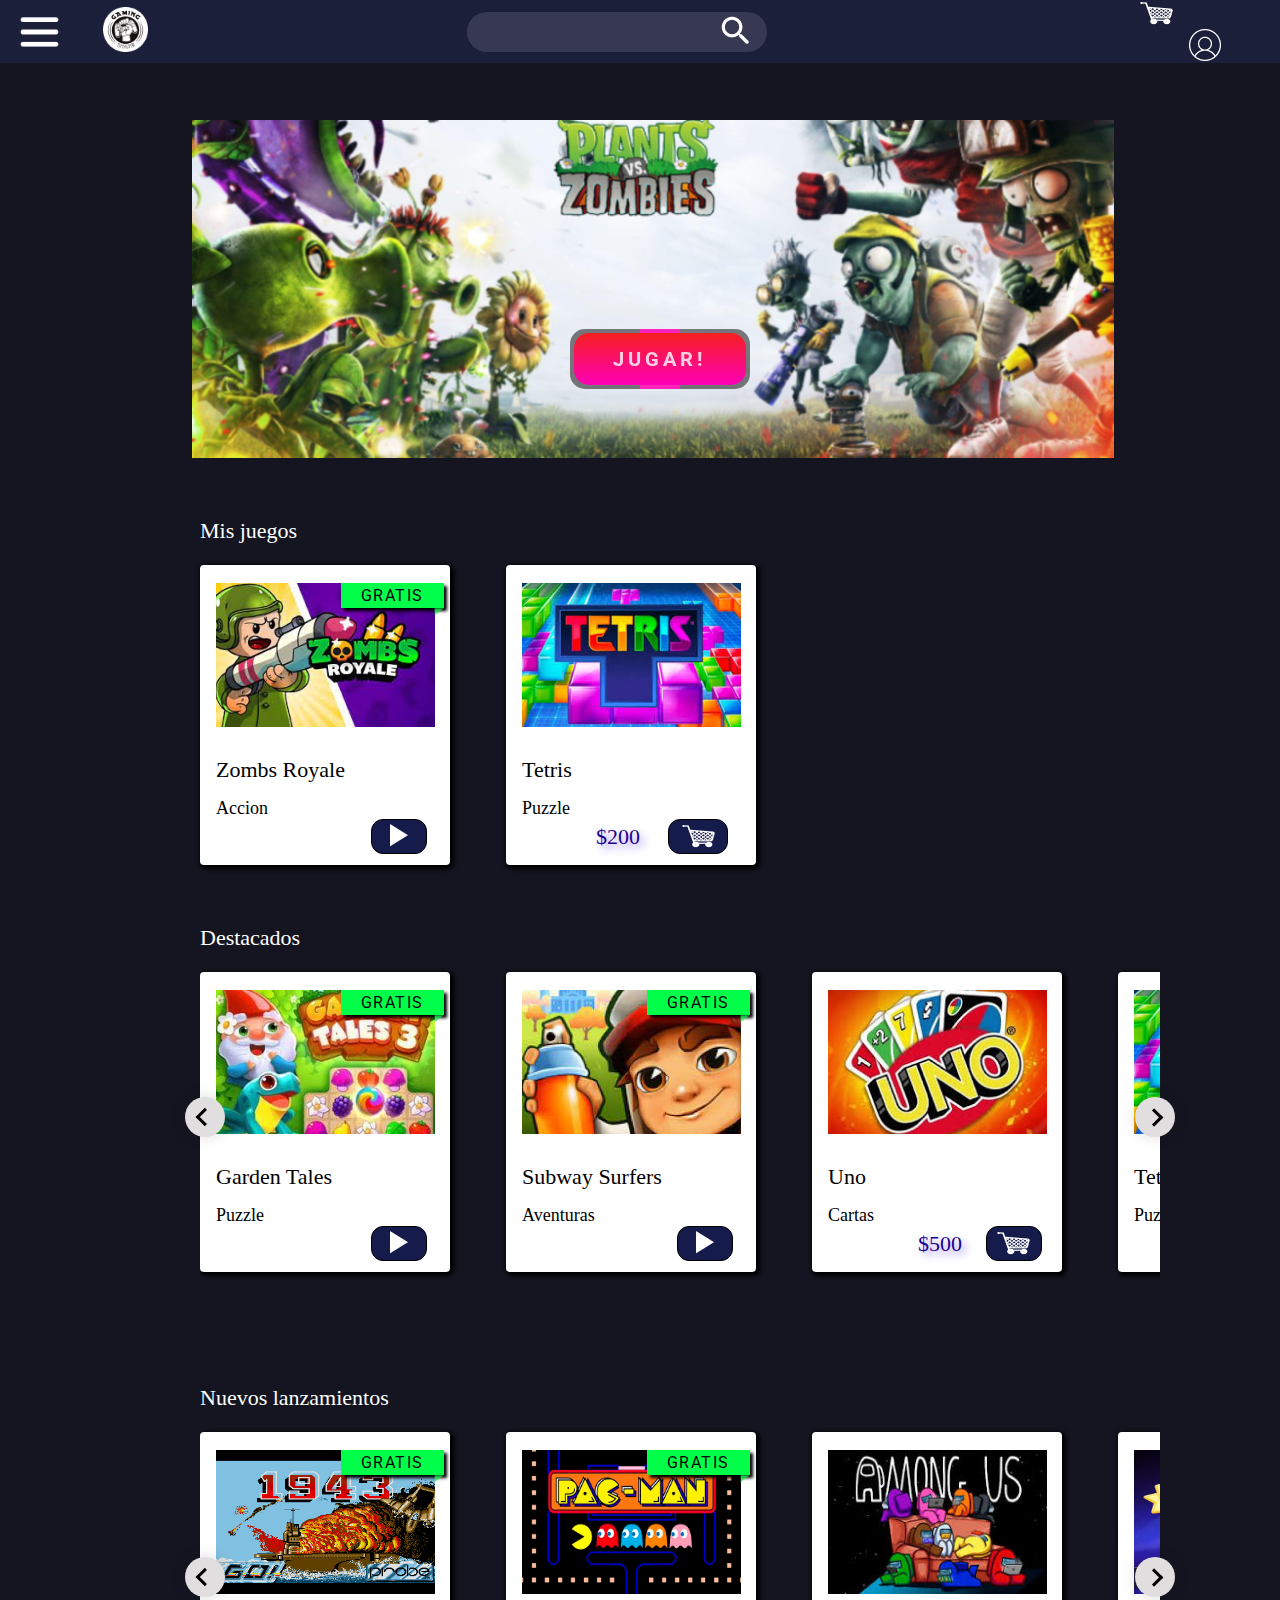
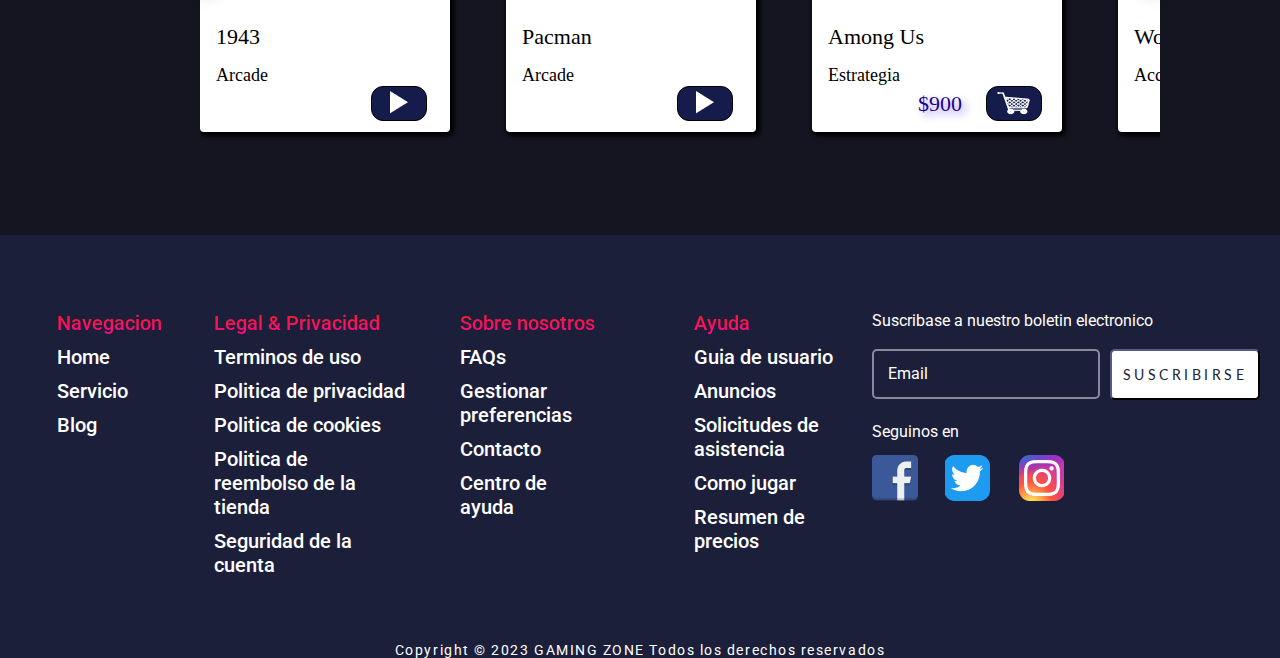
<file: TP2/index.html>
<!DOCTYPE html>
<html lang="en">

<head>
    <meta charset="UTF-8">
    <meta name="viewport" content="width=device-width, initial-scale=1.0">
    <link rel="stylesheet" href="./css/style.css">
    <title>Gaming Zone - Home</title>
</head>

<body>
    <header class="navbar-content">
        <div class="left-navbar">
            <div>
                <img src="./img/Group.png" class="burger-img" id="burger">
                <a href="./index.html"><img src="./img/11224 2.png" class="logo-img"></a>
            </div>
            <div class="nav-burger desplegar" id="main-burger">
                <div class="main-nav-burger">
                    <ul>
                        <li>Juegos nuevos</li>
                        <li>Recientes</li>
                        <li>Tendencias</li>
                        <li>Mas jugados</li>
                        <li>Random</li>
                    </ul>
                </div>
                <div class="second-main-burger">
                    <ul>
                        <li>Accion</li>
                        <li>Arcade</li>
                        <li>Aventura</li>
                        <li>Carreras</li>
                        <li>Cartas</li>
                        <li>Deporte</li>
                        <li>Estategia</li>
                        <li>Habilidad</li>
                        <li>Infantil</li>
                        <li>Multijugador</li>
                        <li>Puzzle</li>
                        <li>Quizz</li>
                    </ul>
                </div>
            </div>
        </div>
        <div class="center-navbar">
            <div class="serch-content">
                <img src="./img/icon _lupa_.png" class="lens-img">
            </div>
        </div>
        <div class="right-navbar">
            <div class="img-right-navbar">
                <img src="./img/raphael_cart.png">
                <img src="./img/user.png" class="user-img" id="user-icon">
            </div>
            <div class="profile-main desplegar" id="profile">
                <div class="container-img">
                    <ul>
                        <li><img src="./img/icon-user.png" alt="icon">
                            <p>Mi perfil</p>
                        </li>
                        <li><img src="./img/icon-edit.png" alt="icon">
                            <p>Editar perfil</p>
                        </li>
                        <li><img src="./img/setting.png" alt="icon">
                            <p>Configuracion de cuenta</p>
                        </li>
                    </ul>
                </div>
                <div class="container-img">
                    <ul>
                        <li><img src="./img/icon-log-out.png" alt="">
                            <p>Cerrar sesion</p>
                        </li>
                        <li><img src="./img/heart.png" alt="">
                            <p>Favoritos</p>
                        </li>
                        <li><img src="./img/icon-trofeo.png" alt="">
                            <p>Trofeos</p>
                        </li>
                        <li><img src="./img/cominudad.png" alt="">
                            <p>Comunidad</p>
                        </li>
                        <li><img src="./img/soporte.png" alt="">
                            <p>Soporte</p>
                        </li>
                        <li><img src="./img/icon-intalar.png" alt="">
                            <p>Instalar aplicacion</p>
                        </li>
                    </ul>
                </div>
            </div>
        </div>
    </header>
    <main class="background-main">
        <article class="game-content">
            <div class="game-frame">
                <img src="./img/Gameee.png" class="game-main">
                <!-- <a href="./game.html"><button class="play">JUGAR</button></a> -->
                <div class="container">
                    <a href="./game.html" class="btn-a"><span>JUGAR!</span></a>
                </div>
            </div>
        </article>
        <section class="section-card">
            <h1 class="font-h1">Mis juegos</h1>
            <div class="content-card">
                <div class="card">
                    <div class="content-img-card card-free">
                        <img src="./img/image 1.png" class="img-card">
                        <div class="tag-free">
                            <p>GRATIS</p>
                        </div>
                        <svg xmlns="http://www.w3.org/2000/svg" width="10" height="7" viewBox="0 0 10 7" fill="none">
                            <path d="M0.702719 0.25023L9.67062 0.250216L0.70265 7.00008L0.702719 0.25023Z" fill="#10EE4E" fill-opacity="0.72"/>
                        </svg>
                    </div>
                    <div class="content-description">
                        <h2 class="font-h2">
                            Zombs Royale
                        </h2>
                        <h3 class="font-h3">
                            Accion
                        </h3>
                        <div class="content-play">
                            <button class="free"><img src="./img/🦆 icon _media play_.png" alt="play"></button>
                        </div>
                    </div>
                </div>
                <div class="card">
                    <div class="content-img-card">
                        <img src="./img/image 2.png" class="img-card">
                    </div>
                    <div class="content-description">
                        <h2 class="font-h2">
                            Tetris
                        </h2>
                        <h3 class="font-h3">
                            Puzzle
                        </h3>
                    </div>
                    <div class="content-play">
                        <span>$200</span><button class="btn-buy"><img src="./img/raphael_cart.png" alt="play"></button>
                    </div>
                </div>
            </div>
        </section>
        <section class="carousel-section section-card">
            <h1 class="font-h1">Destacados</h1>
            <div id="carrusel1" class="carousel slider">
                <div id="carrusel-slides1" class="slides">
                    <div class="card carousel-card">
                        <div class="content-img-card card-free">
                            <img src="./img/GardenTales.png" class="img-card">
                            <div class="tag-free">
                                <p>GRATIS</p>
                            </div>
                            <svg xmlns="http://www.w3.org/2000/svg" width="10" height="7" viewBox="0 0 10 7"
                                fill="none">
                                <path d="M0.702719 0.25023L9.67062 0.250216L0.70265 7.00008L0.702719 0.25023Z"
                                    fill="#10EE4E" fill-opacity="0.72" />
                            </svg>
                        </div>
                        <div class="content-description">
                            <h2 class="font-h2">
                                Garden Tales
                            </h2>
                            <h3 class="font-h3">
                                Puzzle
                            </h3>
                            <div class="content-play">
                                <button class="free"><img src="./img/🦆 icon _media play_.png" alt="play"></button>
                            </div>
                        </div>
                    </div>
                    <div class="card carousel-card card-free">
                        <div class="content-img-card card-free">
                            <img src="./img/SubwaySurface.png" class="img-card">
                            <div class="tag-free">
                                <p>GRATIS</p>
                            </div>
                            <svg xmlns="http://www.w3.org/2000/svg" width="10" height="7" viewBox="0 0 10 7"
                                fill="none">
                                <path d="M0.702719 0.25023L9.67062 0.250216L0.70265 7.00008L0.702719 0.25023Z"
                                    fill="#10EE4E" fill-opacity="0.72" />
                            </svg>
                        </div>
                        <div class="content-description">
                            <h2 class="font-h2">
                                Subway Surfers
                            </h2>
                            <h3 class="font-h3">
                                Aventuras
                            </h3>
                            <div class="content-play">
                                <button class="free"><img src="./img/🦆 icon _media play_.png" alt="play"></button>
                            </div>
                        </div>
                    </div>
                    <div class="card carousel-card">
                        <div class="content-img-card">
                            <img src="./img/Uno.png" class="img-card">
                        </div>
                        <div class="content-description">
                            <h2 class="font-h2">
                                Uno
                            </h2>
                            <h3 class="font-h3">
                                Cartas
                            </h3>
                            <div class="content-play">
                                <span>$500</span><button class="btn-buy"><img src="./img/raphael_cart.png"
                                        alt="play"></button>
                            </div>
                        </div>
                    </div>
                    <div class="card carousel-card">
                        <div class="content-img-card">
                            <img src="./img/image 2.png" class="img-card">
                        </div>
                        <div class="content-description">
                            <h2 class="font-h2">
                                Tetris
                            </h2>
                            <h3 class="font-h3">
                                Puzzle
                            </h3>
                            <div class="content-play">
                                <span>$1200</span><button class="btn-buy"><img src="./img/raphael_cart.png"
                                        alt="play"></button>
                            </div>
                        </div>
                    </div>
                    <div class="card carousel-card card-free">
                        <div class="content-img-card card-free">
                            <img src="./img/TableTenis.png" class="img-card">
                            <div class="tag-free">
                                <p>GRATIS</p>
                            </div>
                            <svg xmlns="http://www.w3.org/2000/svg" width="10" height="7" viewBox="0 0 10 7"
                                fill="none">
                                <path d="M0.702719 0.25023L9.67062 0.250216L0.70265 7.00008L0.702719 0.25023Z"
                                    fill="#10EE4E" fill-opacity="0.72" />
                            </svg>
                        </div>
                        <div class="content-description">
                            <h2 class="font-h2">
                                Table Tenis
                            </h2>
                            <h3 class="font-h3">
                                Deporte
                            </h3>
                            <div class="content-play">
                                <button class="free"><img src="./img/🦆 icon _media play_.png" alt="play"></button>
                            </div>
                        </div>
                    </div>
                </div>
                <button id="btn-prev" class="btn-prev">
                <button id="btn-next" class="btn-next">
            </div>
        </section>
        <section class="carousel-section section-card">
            <h1 class="font-h1">Nuevos lanzamientos</h1>
            <div id="carrusel2" class="carousel slider">
                <div id="carrusel-slides2" class="slides">
                    <div class="card carousel-card">
                        <div class="content-img-card card-free">
                            <img src="./img/1943_-_the_battle_of_midway_01.png" class="img-card">
                            <div class="tag-free">
                                <p>GRATIS</p>
                            </div>
                            <svg xmlns="http://www.w3.org/2000/svg" width="10" height="7" viewBox="0 0 10 7" fill="none">
                                <path d="M0.702719 0.25023L9.67062 0.250216L0.70265 7.00008L0.702719 0.25023Z"
                                    fill="#10EE4E" fill-opacity="0.72" />
                            </svg>
                        </div>
                        <div class="content-description">
                            <h2 class="font-h2">
                                1943
                            </h2>
                            <h3 class="font-h3">
                                Arcade
                            </h3>
                            <div class="content-play">
                                <button class="free"><img src="./img/🦆 icon _media play_.png" alt="play"></button>
                            </div>
                        </div>
                    </div>
                <div class="card carousel-card card-free">
                    <div class="content-img-card card-free">
                        <img src="./img/pacman.png" class="img-card">
                        <div class="tag-free">
                            <p>GRATIS</p>
                        </div>
                        <svg xmlns="http://www.w3.org/2000/svg" width="10" height="7" viewBox="0 0 10 7" fill="none">
                            <path d="M0.702719 0.25023L9.67062 0.250216L0.70265 7.00008L0.702719 0.25023Z"
                                fill="#10EE4E" fill-opacity="0.72" />
                        </svg>
                    </div>
                    <div class="content-description">
                        <h2 class="font-h2">
                            Pacman
                        </h2>
                        <h3 class="font-h3">
                            Arcade
                        </h3>
                        <div class="content-play">
                            <button class="free"><img src="./img/🦆 icon _media play_.png" alt="play"></button>
                        </div>
                    </div>
                </div>
                <div class="card carousel-card">
                    <div class="content-img-card">
                        <img src="./img/among.jpg" class="img-card">
                    </div>
                    <div class="content-description">
                        <h2 class="font-h2">
                            Among Us
                        </h2>
                        <h3 class="font-h3">
                            Estrategia
                        </h3>
                        <div class="content-play">
                            <span>$900</span><button class="btn-buy"><img src="./img/raphael_cart.png"
                                    alt="play"></button>
                        </div>
                    </div>
                </div>
                <div class="card carousel-card">
                    <div class="content-img-card">
                        <img src="./img/Worms.jpg" class="img-card">
                    </div>
                    <div class="content-description">
                        <h2 class="font-h2">
                            Worms
                        </h2>
                        <h3 class="font-h3">
                            Accion
                        </h3>
                        <div class="content-play">
                            <span>$1000</span><button class="btn-buy"><img src="./img/raphael_cart.png"
                                    alt="play"></button>
                        </div>
                    </div>
                </div>
                <div class="card carousel-card card-free">
                    <div class="content-img-card card-free">
                        <img src="./img/Fire.png" class="img-card">
                        <div class="tag-free">
                            <p>GRATIS</p>
                        </div>
                        <svg xmlns="http://www.w3.org/2000/svg" width="10" height="7" viewBox="0 0 10 7" fill="none">
                            <path d="M0.702719 0.25023L9.67062 0.250216L0.70265 7.00008L0.702719 0.25023Z"
                                fill="#10EE4E" fill-opacity="0.72" />
                        </svg>
                    </div>
                    <div class="content-description">
                        <h2 class="font-h2">
                            Fireboy
                        </h2>
                        <h3 class="font-h3">
                            Aventuras
                        </h3>
                        <div class="content-play">
                            <button class="free"><img src="./img/🦆 icon _media play_.png" alt="play"></button>
                        </div>
                    </div>
                </div>
            </div>
            <button id="btn-prev" class="btn-prev">
            <button id="btn-next" class="btn-next">
            </div>
        </section>
    </main>
    <footer class="footer">
        <div class="footer-content">
            <div class="footer-info">
                <ul>
                    <li>Navegacion</li>
                    <li>Home</li>
                    <li>Servicio</li>
                    <li>Blog</li>
                </ul>
            </div>
            <div class="footer-info">
                <ul>
                    <li>Legal & Privacidad</li>
                    <li>Terminos de uso</li>
                    <li>Politica de privacidad</li>
                    <li>Politica de cookies</li>
                    <li>Politica de reembolso de la tienda</li>
                    <li>Seguridad de la cuenta</li>
                </ul>
            </div>
            <div class="footer-info">
                <ul>
                    <li>Sobre nosotros</li>
                    <li>FAQs</li>
                    <li>Gestionar preferencias</li>
                    <li>Contacto</li>
                    <li>Centro de ayuda</li>
                </ul>
            </div>
            <div class="footer-info">
                <ul>
                    <li>Ayuda</li>
                    <li>Guia de usuario</li>
                    <li>Anuncios</li>
                    <li>Solicitudes de asistencia</li>
                    <li>Como jugar</li>
                    <li>Resumen de precios</li>
                </ul>
            </div>
            <div class="footer-info">
                <div>
                    <p>Suscribase a nuestro boletin electronico</p>
                </div>
                <div class="subscription-footer">
                    <input type="text" placeholder="Email" class="subscription">
                    <button>SUSCRIBIRSE</button>
                </div>
                <div class="social-footer">
                    <p>Seguinos en</p>
                    <div class="container-social">
                        <img src="./img/🦆 icon _social facebook_.png" alt="Facebook">
                        <img src="./img/icon _twitter_.png" alt="Twitter">
                        <img src="./img/icon _instagram_.png" alt="Instagram">
                    </div>
                </div>
            </div>
        </div>
        <div class="copyright">
            <p>Copyright © 2023 GAMING ZONE Todos los derechos reservados</p>
        </div>
    </footer>
    
    <script src="./js/home.js"></script>
</body>

</html>
</file>
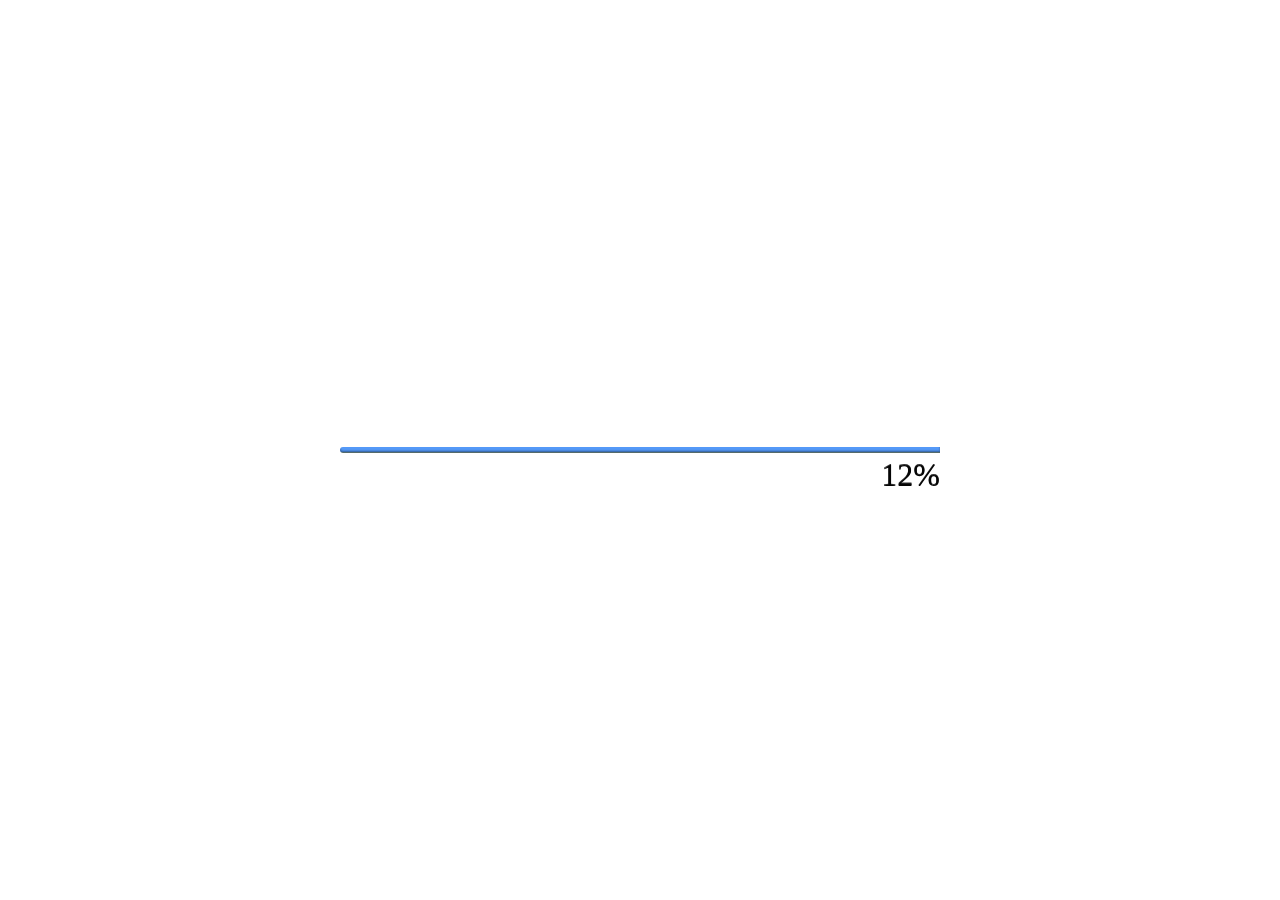
<file: TP4/index.html>
<!DOCTYPE html>
<html lang="en">

<head>
    <meta charset="UTF-8">
    <meta name="viewport" content="width=device-width, initial-scale=1.0">
    
    <link rel="stylesheet" href="./css/loader.css">
    <title>Document</title>
</head>

<body>
    <div id="loading">
        <div class="loader-container">
            <div class="numeros">0</div>
            <span class="runner"></span>
        </div>
    </div>  
    <script src="./js/loader.js"></script> 
</body>

</html>
</file>
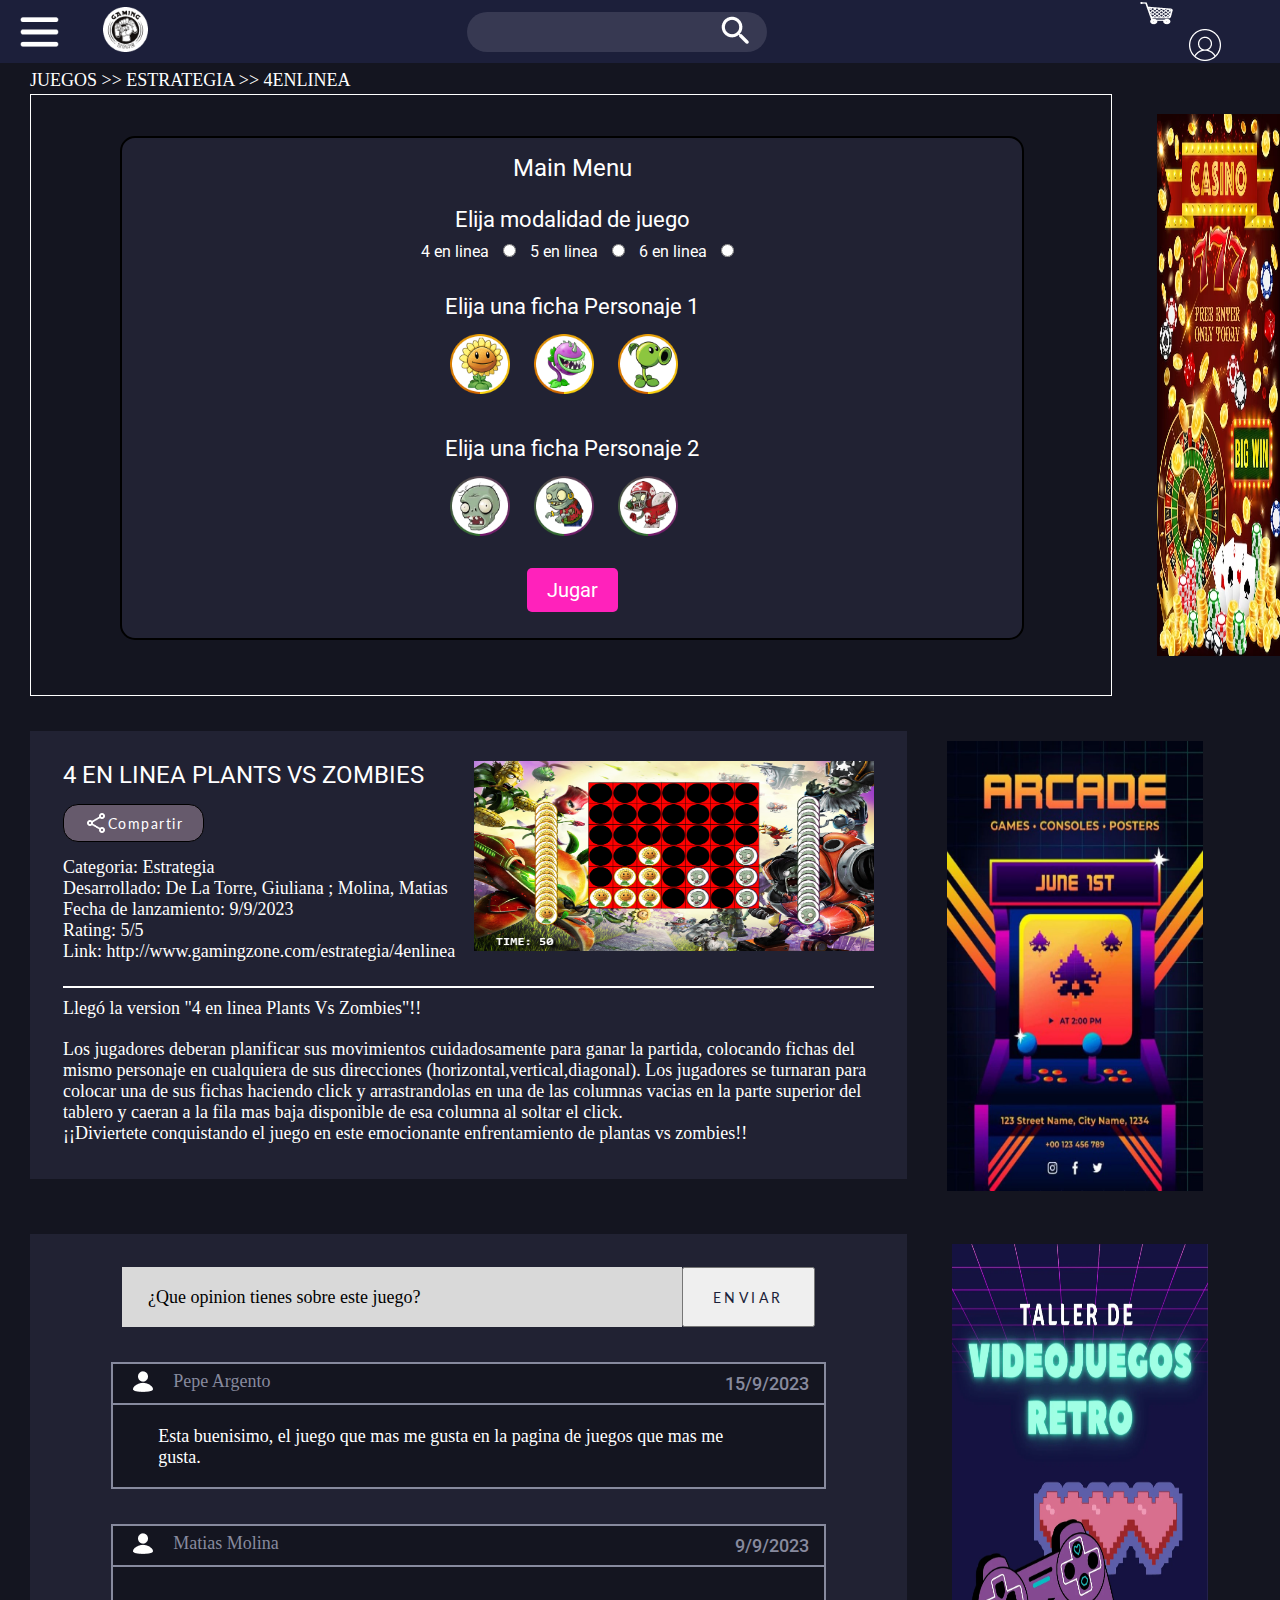
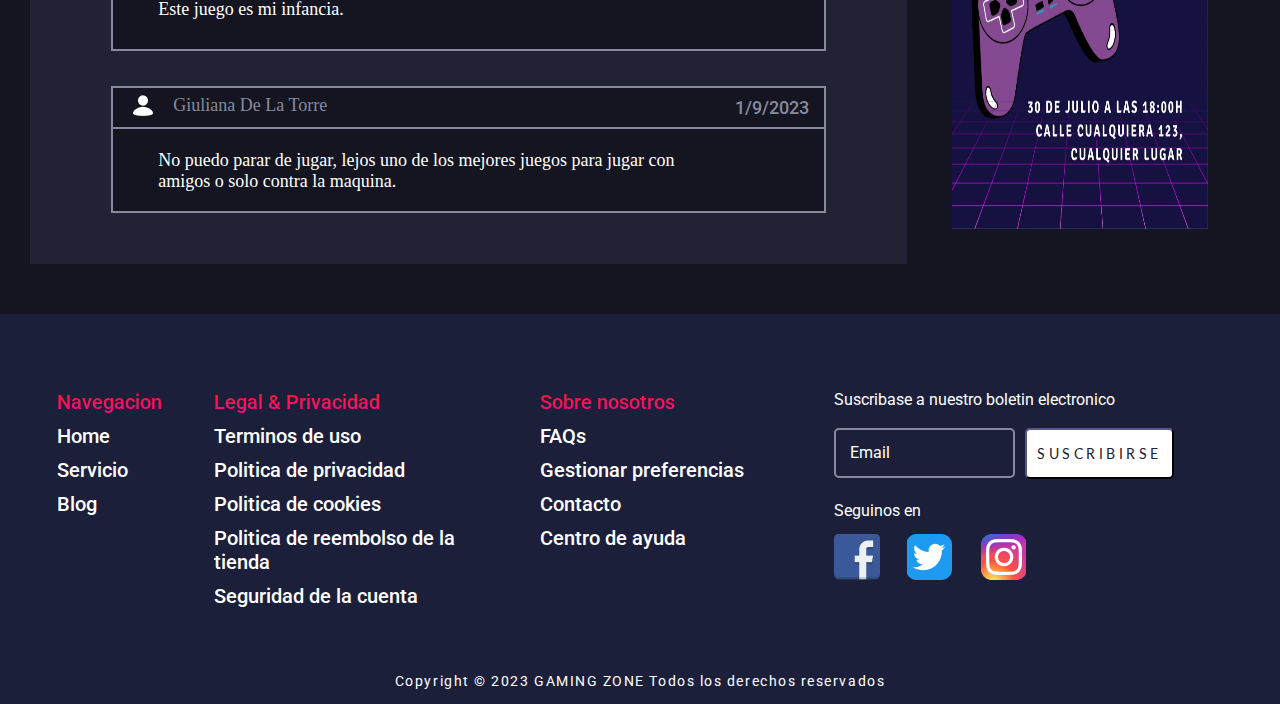
<file: TP2/game.html>
<!DOCTYPE html>
<html lang="en">
<head>
    <meta charset="UTF-8">
    <meta name="viewport" content="width=device-width, initial-scale=1.0">
    <link rel="stylesheet" href="./css/style.css">
    <title>Gaming Zone - 4 en linea</title>
</head>
<body>
    <header class="navbar-content">
        <div class="left-navbar">
            <div>
                <img src="./img/Group.png" class="burger-img" id="burger">
                <a href="./index.html"><img src="./img/11224 2.png" class="logo-img"></a>
            </div>
            <div class="nav-burger desplegar" id="main-burger">
                <div class="main-nav-burger">
                    <ul>
                        <li>Juegos nuevos</li>
                        <li>Recientes</li>
                        <li>Tendencias</li>
                        <li>Mas jugados</li>
                        <li>Random</li>
                    </ul>
                </div>
                <div class="second-main-burger">
                    <ul>
                        <li>Accion</li>
                        <li>Arcade</li>
                        <li>Aventura</li>
                        <li>Carreras</li>
                        <li>Cartas</li>
                        <li>Deporte</li>
                        <li>Estategia</li>
                        <li>Habilidad</li>
                        <li>Infantil</li>
                        <li>Multijugador</li>
                        <li>Puzzle</li>
                        <li>Quizz</li>
                    </ul>
                </div>
            </div>
        </div>
        <div class="center-navbar">
            <div class="serch-content">
                <img src="./img/icon _lupa_.png" class="lens-img">
            </div>
        </div>
        <div class="right-navbar">
            <div>
                <img src="./img/raphael_cart.png">
                <img src="./img/user.png" class="user-img" id="user-icon">
            </div>
            <div class="profile-main desplegar" id="profile">
                <div class="container-img">
                    <ul>
                        <li><img src="./img/icon-user.png" alt="icon"><p>Mi perfil</p></li>
                        <li><img src="./img/icon-edit.png" alt="icon"><p>Editar perfil</p></li>
                        <li><img src="./img/setting.png" alt="icon"><p>Configuracion de cuenta</p></li>
                    </ul>
                </div>
                <div class="container-img">
                    <ul>
                        <li><img src="./img/icon-log-out.png" alt=""><p>Cerrar sesion</p></li>
                        <li><img src="./img/heart.png" alt=""><p>Favoritos</p></li>
                        <li><img src="./img/icon-trofeo.png" alt=""><p>Trofeos</p></li>
                        <li><img src="./img/cominudad.png" alt=""><p>Comunidad</p></li>
                        <li><img src="./img/soporte.png" alt=""><p>Soporte</p></li>
                        <li><img src="./img/icon-intalar.png" alt=""><p>Instalar aplicacion</p></li>
                    </ul>
                </div>
            </div>
        </div>
    </header>
    <main class="background-main">
        <section class="play-content">
            <h1 class="font-h3 breadcrumb">juegos >> estrategia >> 4enlinea</h1>
            <div class="content-game">
                <div class="main-game" id="main-menu">
                    <h1 class="font-body">Main Menu</h1>
                    <form class="configuration-game" id="game-configuration">
                        <div class="line-configuration">
                            <p>Elija modalidad de juego</p>
                            <label class="opcion" for="opcion1">4 en linea</label>
                            <input type="radio" name="lineas" value="4">
                            <label class="opcion" for="opcion2">5 en linea</label>
                            <input type="radio" name="lineas" value="5">
                            <label class="opcion" for="opcion3">6 en linea</label>
                            <input type="radio" name="lineas" value="6">
                            <!-- <button type="submit">Jugar</button> -->
                        </div>
                        <div class="line-configuration">
                            <p>Elija una ficha Personaje 1</p>
                            <input type="radio" name="f1" value="./img/ficha-planta.png" id="f1" class="player1">
                            <label for="f1" class="radio-label1">
                                <img src="./img/ficha-planta.png" alt="opcion 1">
                            </label>
                            <input type="radio" name="f1" value="./img/ficha-planta2.png" id="f2" class="player1">
                            <label for="f2" class="radio-label1">
                                <img src="./img/ficha-planta2.png" alt="opcion 2">
                            </label>
                            <input type="radio" name="f1" value="./img/ficha-planta3.png" id="f3" class="player1">
                            <label for="f3" class="radio-label1">
                                <img src="./img/ficha-planta3.png" alt="opcion 3">
                            </label>
                        </div>
                        
                        <div class="line-configuration">
                            <p>Elija una ficha Personaje 2</p>
                            <input type="radio" name="f2" value="./img/ficha-zombie.png" id="p-f1" class=player2>
                            <label for="p-f1" class="radio-label2">
                                <img src="./img/ficha-zombie.png" alt="opcion 1">
                            </label>
                            <input type="radio" name="f2" value="./img/ficha-zombie2.png" id="p-f2" class=player2>
                            <label for="p-f2" class="radio-label2">
                                <img src="./img/ficha-zombie2.png" alt="opcion 2">
                            </label>
                            <input type="radio" name="f2" value="./img/ficha-zombie3png.png" id="p-f3" class=player2>
                            <label for="p-f3" class="radio-label2">
                                <img src="./img/ficha-zombie3png.png" alt="opcion 3">
                            </label>
                        </div>                        
                        <button type="submit">Jugar</button>                        
                    </form>
                </div>
                <!-- Agrego el boton de reiniciar -->
                <div id="ganador-message" style="display: none;">
                    <button id="reiniciar-juego" onclick="reiniciarJuego()">Reiniciar Juego</button>
                </div>
                <div class="time" id="timer">
                    <p class="number-timer" id="number"></p>
                </div>
                <canvas width="1080" height="600" id="myCanva" style="border: rgb(255, 255, 255) solid 1px;"></canvas>
                <aside>
                    <img src="./img/casinoo.jpg" alt="banner">
                </aside>
            </div>
        </section>
        <section class="description-section">
            <div class="description-game-content">
                <div class="information-game-content">
                    <div class="information-game">
                        <h1 class="font-body">4 EN LINEA PLANTS VS ZOMBIES</h1>
                        <button class="share"><img src="./img/compartir.png" alt="share">Compartir</button>
                        <div class="information">
                            <p class="font-h3 color-font">Categoria: Estrategia</p>
                            <p class="font-h3 color-font">Desarrollado: De La Torre, Giuliana ; Molina, Matias</p>
                            <p class="font-h3 color-font">Fecha de lanzamiento: 9/9/2023</p>
                            <p class="font-h3 color-font">Rating: 5/5</p>
                            <p class="font-h3 color-font">Link: http://www.gamingzone.com/estrategia/4enlinea</p>
                        </div>
                    </div>
                    <div class="information-img">
                        <img src="./img/Screenshot.png" alt="gameplay">
                    </div>
                </div>
                <div class="gameplay-content">
                    <h2 class="color-font font-h3">Llegó la version "4 en linea Plants Vs Zombies"!!</h2>
                    <p class="font-h3 color-font">
                        Los jugadores deberan planificar sus movimientos cuidadosamente para ganar la partida, colocando fichas del mismo personaje en cualquiera de sus direcciones (horizontal,vertical,diagonal). Los jugadores se turnaran para colocar una de sus fichas haciendo click y arrastrandolas en una de las columnas vacias en la parte superior del tablero y caeran a la fila mas baja disponible de esa columna al soltar el click.
                    </p>
                    <p class="font-h3 color-font">
                        ¡¡Diviertete conquistando el juego en este emocionante enfrentamiento de plantas vs zombies!!
        
                    </p>
                </div>
            </div>
            <div class="banner-img">
                <img src="./img/preview-page0.jpg" alt="">
            </div>
        </section>
        <section class="comunity-section">
            <div class="comunity-content">
                <div class="write-comment-content">
                    <div class="write-comment">
                        <p class="font-h3">¿Que opinion tienes sobre este juego?</p>
                    </div>
                    <div class="send-comment">
                        <button class="font-button">ENVIAR</button>
                    </div>
                </div>
                <div class="comment-content">
                    <div class="info-comment">
                        <div class="user-info">
                            <div>
                                <img src="./img/userComment.png" alt="User">
                            </div>
                            <div>
                                <p class="font-h3 user-name">Pepe Argento</p>
                            </div>
                        </div>
                        <div class="font-h3 user-name">
                            <p>15/9/2023</p>
                        </div>
                    </div>
                    <div class="comment">
                        <p class="font-h3 color-font">
                            Esta buenisimo, el juego que mas me gusta en la pagina de juegos que mas me gusta.
                        </p>
                    </div>
                </div>
                <div class="comment-content">
                    <div class="info-comment">
                        <div class="user-info">
                            <div>
                                <img src="./img/userComment.png" alt="User">
                            </div>
                            <div>
                                <p class="font-h3 user-name">Matias Molina</p>
                            </div>
                        </div>
                        <div class="font-h3 user-name">
                            <p>9/9/2023</p>
                        </div>
                    </div>
                    <div class="comment">
                        <p class="font-h3 color-font">
                            Este juego es mi infancia.
                        </p>
                    </div>
                </div>
                <div class="comment-content">
                    <div class="info-comment">
                        <div class="user-info">
                            <div>
                                <img src="./img/userComment.png" alt="User">
                            </div>
                            <div>
                                <p class="font-h3 user-name">Giuliana De La Torre</p>
                            </div>
                        </div>
                        <div class="font-h3 user-name">
                            <p>1/9/2023</p>
                        </div>
                    </div>
                    <div class="comment">
                        <p class="font-h3 color-font">
                            No puedo parar de jugar, lejos uno de los mejores juegos para jugar con amigos o solo contra la maquina.
                        </p>
                    </div>
                </div>
            </div>
            <div class="comunity-banner">
                <img src="./img/1131w-m-IbQXND_OI.jpg" alt="">
            </div>
        </section>
    </main>
    <footer class="footer">
        <div class="footer-content">
            <div class="footer-info">
                <ul>
                    <li>Navegacion</li>
                    <li>Home</li>
                    <li>Servicio</li>
                    <li>Blog</li>
                </ul>
            </div>
            <div class="footer-info">
                <ul>
                    <li>Legal & Privacidad</li>
                    <li>Terminos de uso</li>
                    <li>Politica de privacidad</li>
                    <li>Politica de cookies</li>
                    <li>Politica de reembolso de la tienda</li>
                    <li>Seguridad de la cuenta</li>
                </ul>
            </div>
            <div class="footer-info">
                <ul>
                    <li>Sobre nosotros</li>
                    <li>FAQs</li>
                    <li>Gestionar preferencias</li>
                    <li>Contacto</li>
                    <li>Centro de ayuda</li>
                </ul>
            </div>
            <div class="footer-info">
                <div>
                    <p>Suscribase a nuestro boletin electronico</p>
                </div>
                <div class="subscription-footer">
                    <input type="text" placeholder="Email" class="subscription">
                    <button>SUSCRIBIRSE</button>
                </div>
                <div class="social-footer">
                    <p>Seguinos en</p>
                    <div class="content-social">
                        <img src="./img/🦆 icon _social facebook_.png" alt="Facebook">
                        <img src="./img/icon _twitter_.png" alt="Twitter">
                        <img src="./img/icon _instagram_.png" alt="Instagram">
                    </div>
                </div>
            </div>
        </div>
        <div class="copyright">
            <p>Copyright © 2023 GAMING ZONE Todos los derechos reservados</p>
        </div>
    </footer>
    <script src="./js/home.js"></script>
    <script src="./js/Ficha.js"></script>
    <script src="./js/Cuadrado.js"></script>
    <script src="./js/TableroPosta.js"></script>
    <script src="./js/Main.js"></script>
</body>
</html>
</file>
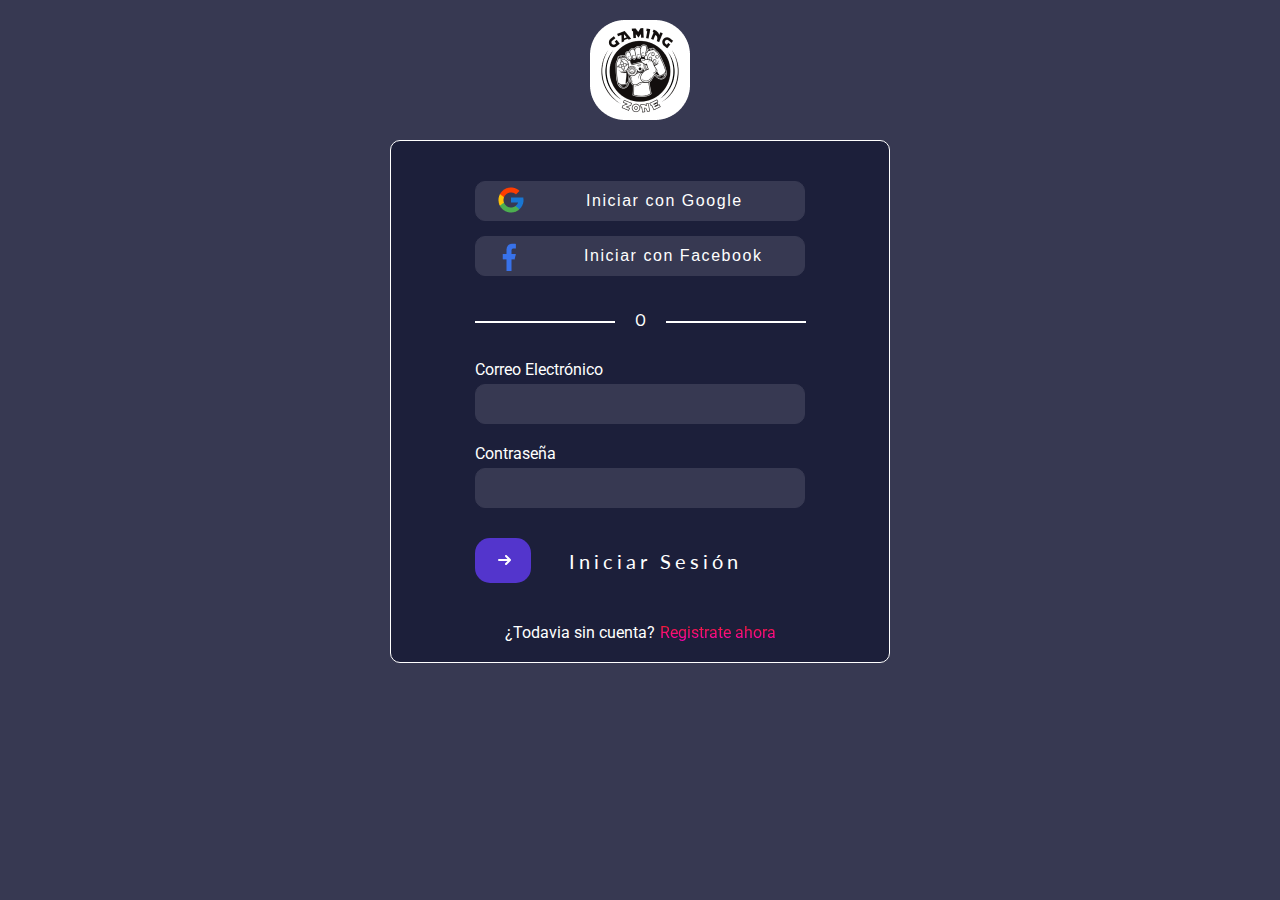
<file: TP2/login.html>
<!DOCTYPE html>
<html lang="en">

<head>
    <meta charset="UTF-8">
    <meta name="viewport" content="width=device-width, initial-scale=1.0">
    <link rel="stylesheet" href="./css/reg-log.css">
    <title>Login</title>
</head>

<body class="register_page">
    <header>
        <div class="logo-login">
            <img src="./img/logo-reg.png" alt="logo">
        </div>
    </header>

    <section class="form-container">
        <!-- <h3 class="txt-login">Iniciá Sesión</h3> -->

        <div class="btn-redes-login">
            <button class="btn-dark">
                <div class="logo-button">
                    <img src="./img/icon g-google.png" alt="google">
                </div>
                <div class="text-button">
                    <p>Iniciar con Google</p>
                </div>
            </button>
            <button class="btn-dark">
                <div class="logo-button1">
                    <img src="./img/icon f-facebook.png" alt="facebook">
                </div>
                <div class="text-button">
                    <p>Iniciar con Facebook</p>
                </div>
            </button>
        </div>

        <div class="linea">
            <p class="txt-small linea-efecto">O</p>
        </div>

        <div class="form_log">
            <form class="user_log" id="form_register">
                <label class="labelog" for="fname">Correo Electrónico</label>
                <input class="input-form" type="email" name="" value="" id="fname" required>
                <label class="labelog" for="lname">Contraseña</label>
                <input class="input-form" type="password" name="" value="" id="lname" required>
                <!-- <button class="btn_form" type="submit" id="btnAdd"><a href="index.html">Iniciar Sesión</a></button> -->
                <button class="btn " type="submit" id="btnAdd">
                    <svg width="13px" height="10px" viewBox="0 0 13 10">
                      <path d="M1,5 L11,5"></path>
                      <polyline points="8 1 12 5 8 9"></polyline>
                    </svg>  
                    <a href="index.html">Iniciar Sesión</a>
                </button>
            
            </form>
        </div>

        <span class="register">
            ¿Todavia sin cuenta?
            <a href="registro.html" id="tx-ancor">Registrate ahora</a>
        </span>

    </section>
</body>

</html>
</file>
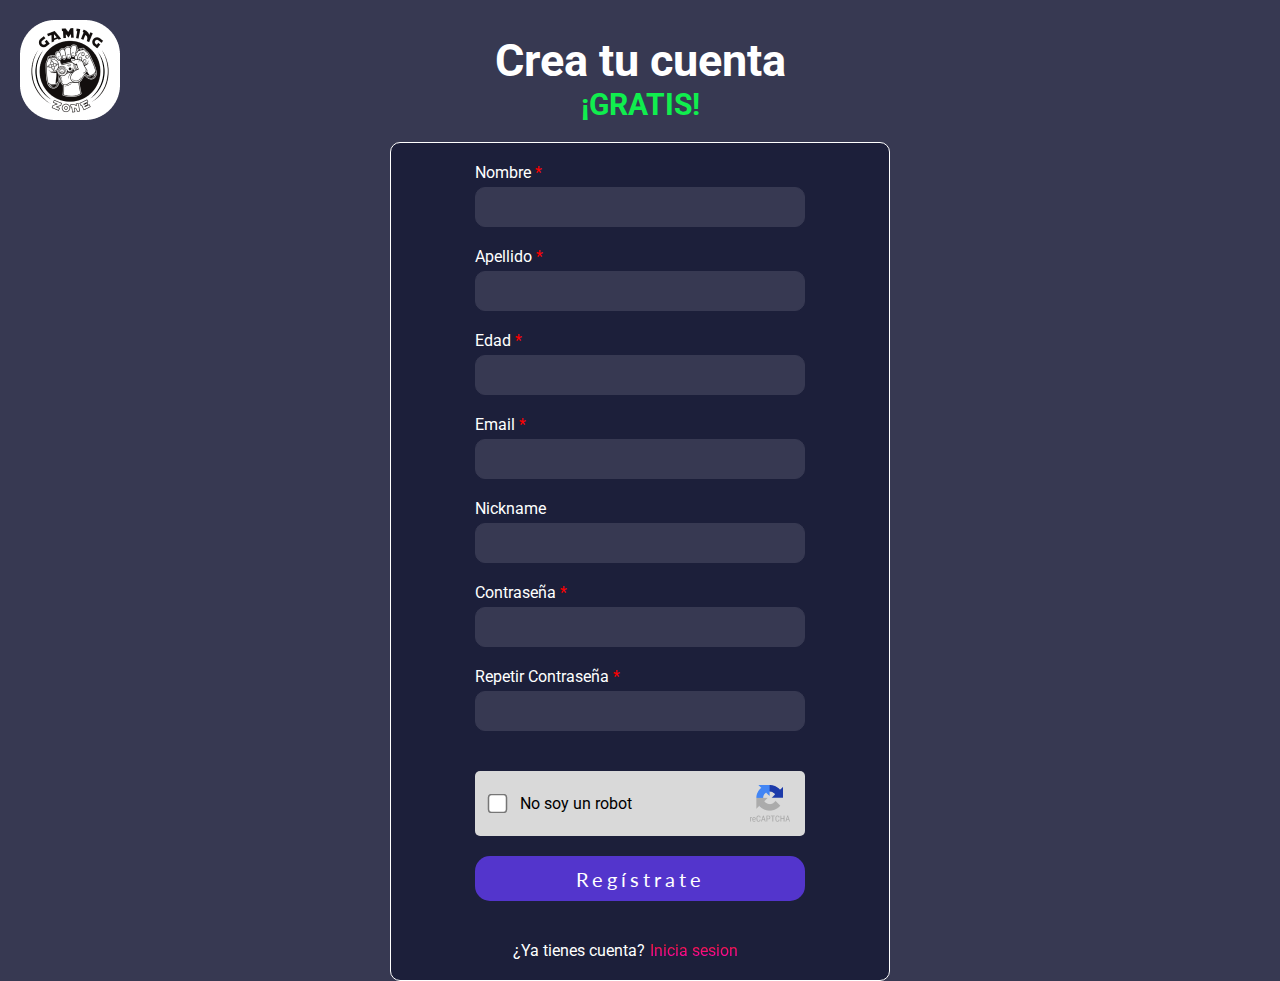
<file: TP2/registro.html>
<!DOCTYPE html>
<html lang="en">

<head>
    <meta charset="UTF-8">
    <meta name="viewport" content="width=device-width, initial-scale=1.0">
    <link rel="stylesheet" href="./css/reg-log.css">
    <title>Registro</title>
</head>

<body class="register_page">
    <header>
        <img src="./img/logo-reg.png" class="logo" alt="logo">
        <h1>Crea tu cuenta</h1>
        <h3>¡GRATIS!</h3>
    </header>

    <section class="form-container">
        <div class="form_block">
            <form class="user_load" id="form_register">
                <label class="label" for="fname">Nombre <span>*</span></label>
                <input class="input-form" type="text" name="" value="" id="fname" required>
                <label class="label" for="lname">Apellido <span>*</span></label>
                <input class="input-form" type="text" name="" value="" id="lname" required>
                <label class="label" for="age">Edad <span>*</span></label>
                <input class="input-form" type="number" name="" value="" id="age" required>
                <label class="label" for="email">Email <span>*</span></label>
                <input class="input-form" type="email" name="" value="" id="email" required>
                <label class="label" for="nickname">Nickname</label>
                <input class="input-form" type="text" name="" value="" id="nickname">
                <label class="label" for="pass">Contraseña <span>*</span></label>
                <input class="input-form" type="password" name="" value="" id="pass" required>
                <label class="label" for="rep_pass">Repetir Contraseña <span>*</span></label>
                <input class="input-form" type="password" name="" value="" id="rep_pass" required>
                <label class="label" for=""></label>
            

                <div class="robot">
                    <div class="check">
                        <input class="input-check"  type="checkbox" name="robot" id="robot" value="off" required>
                        <p class="tx-small">No soy un robot</p>
                    </div>
                    <img src="./img/logo_recaptcha.png" alt="captcha">
                </div>

                <button class="btn_form" type="submit" id="btnAdd">Regístrate</button>
            
                <div class="msj"></div>

                
                <span class="register">
                    ¿Ya tienes cuenta?
                    <a href="login.html" id="tx-ancor"> Inicia sesion</a>
                </span>
            </form>
        </div>
    </section>
    <script src="./js/register.js"></script>

</body>

</html>
</file>
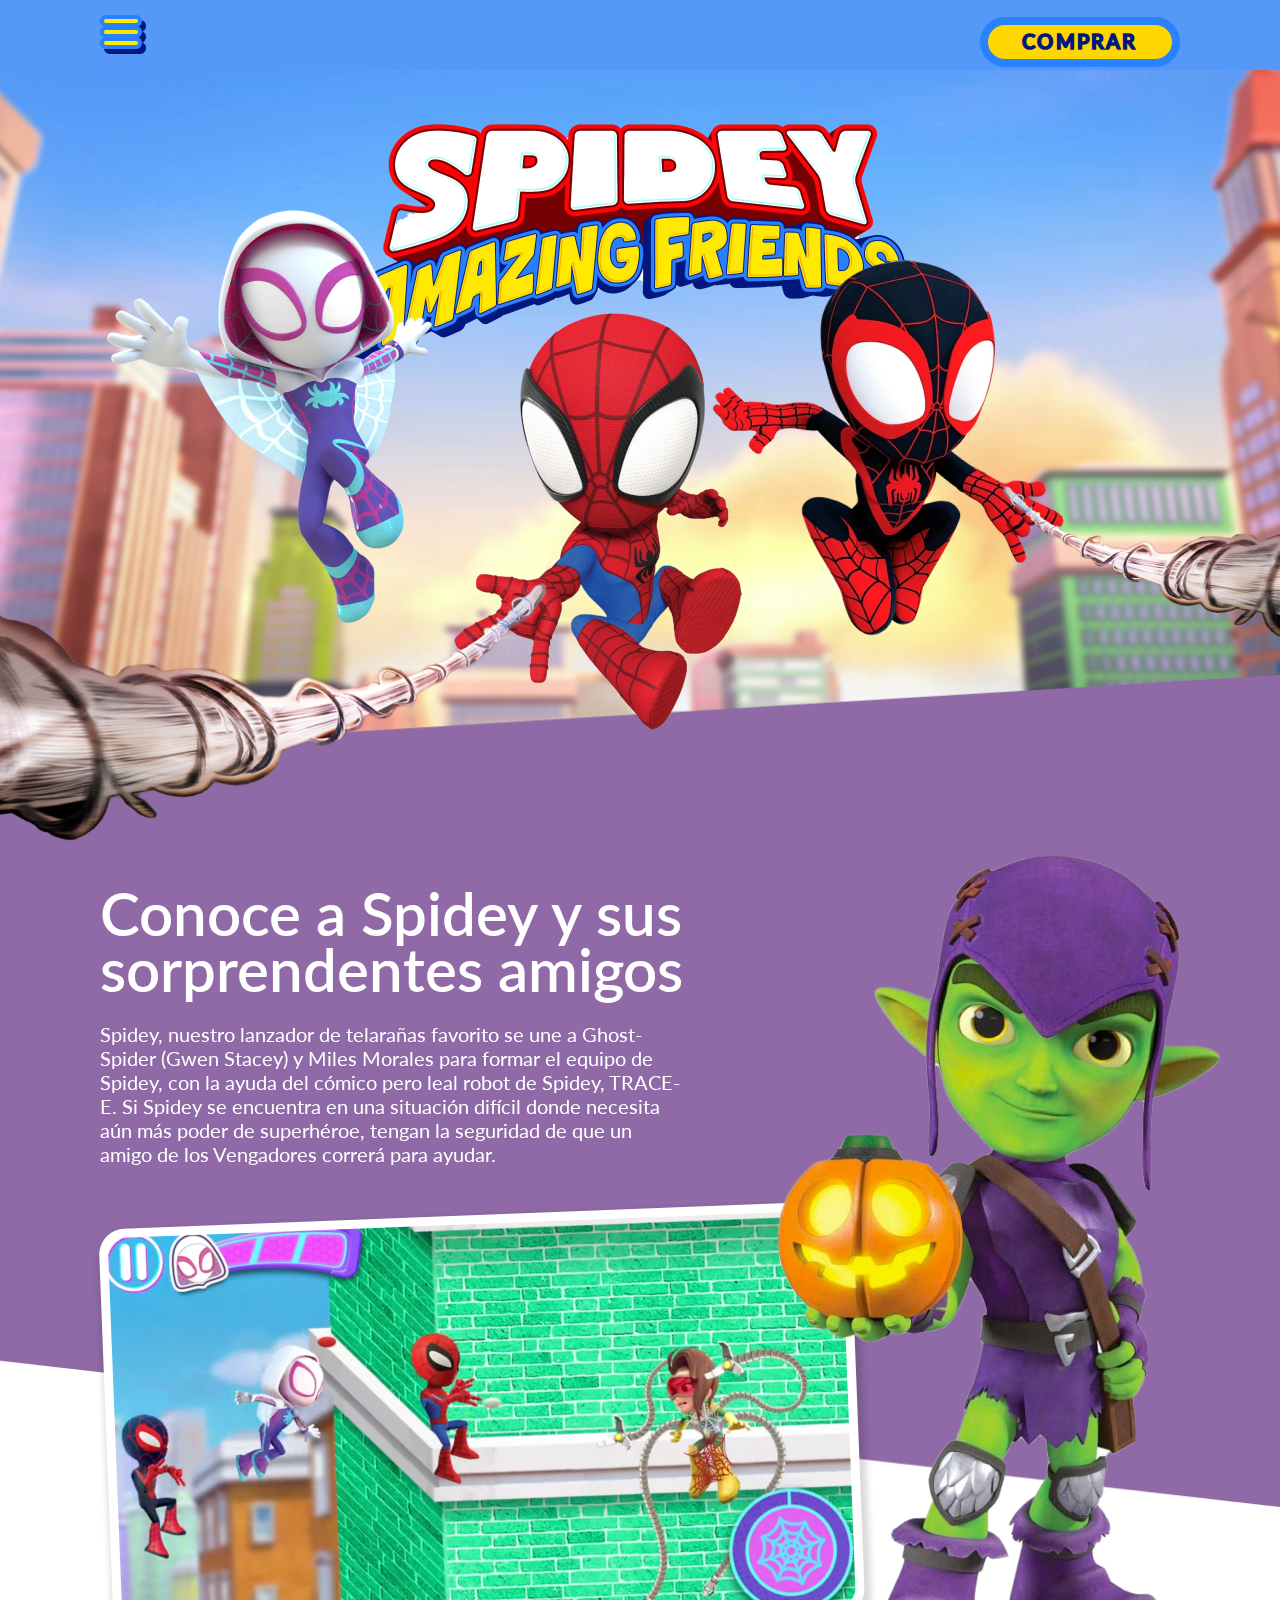
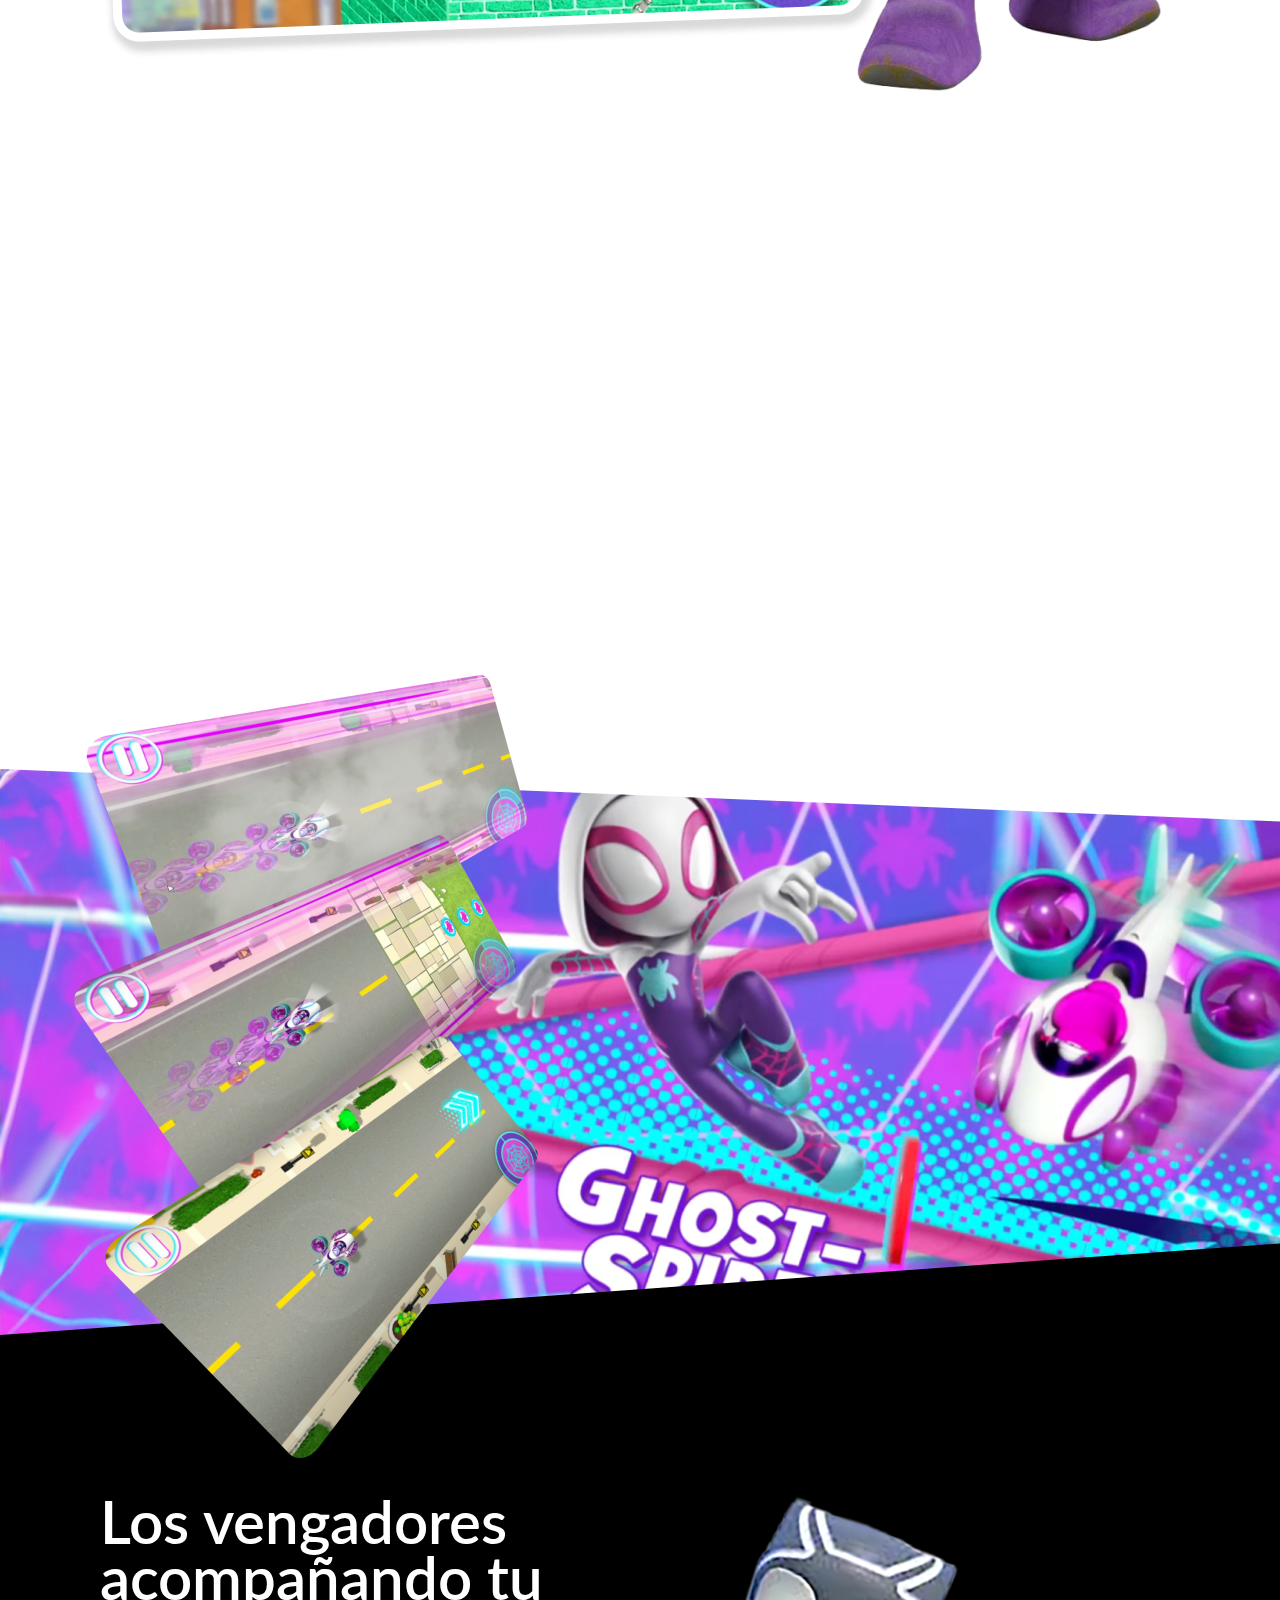
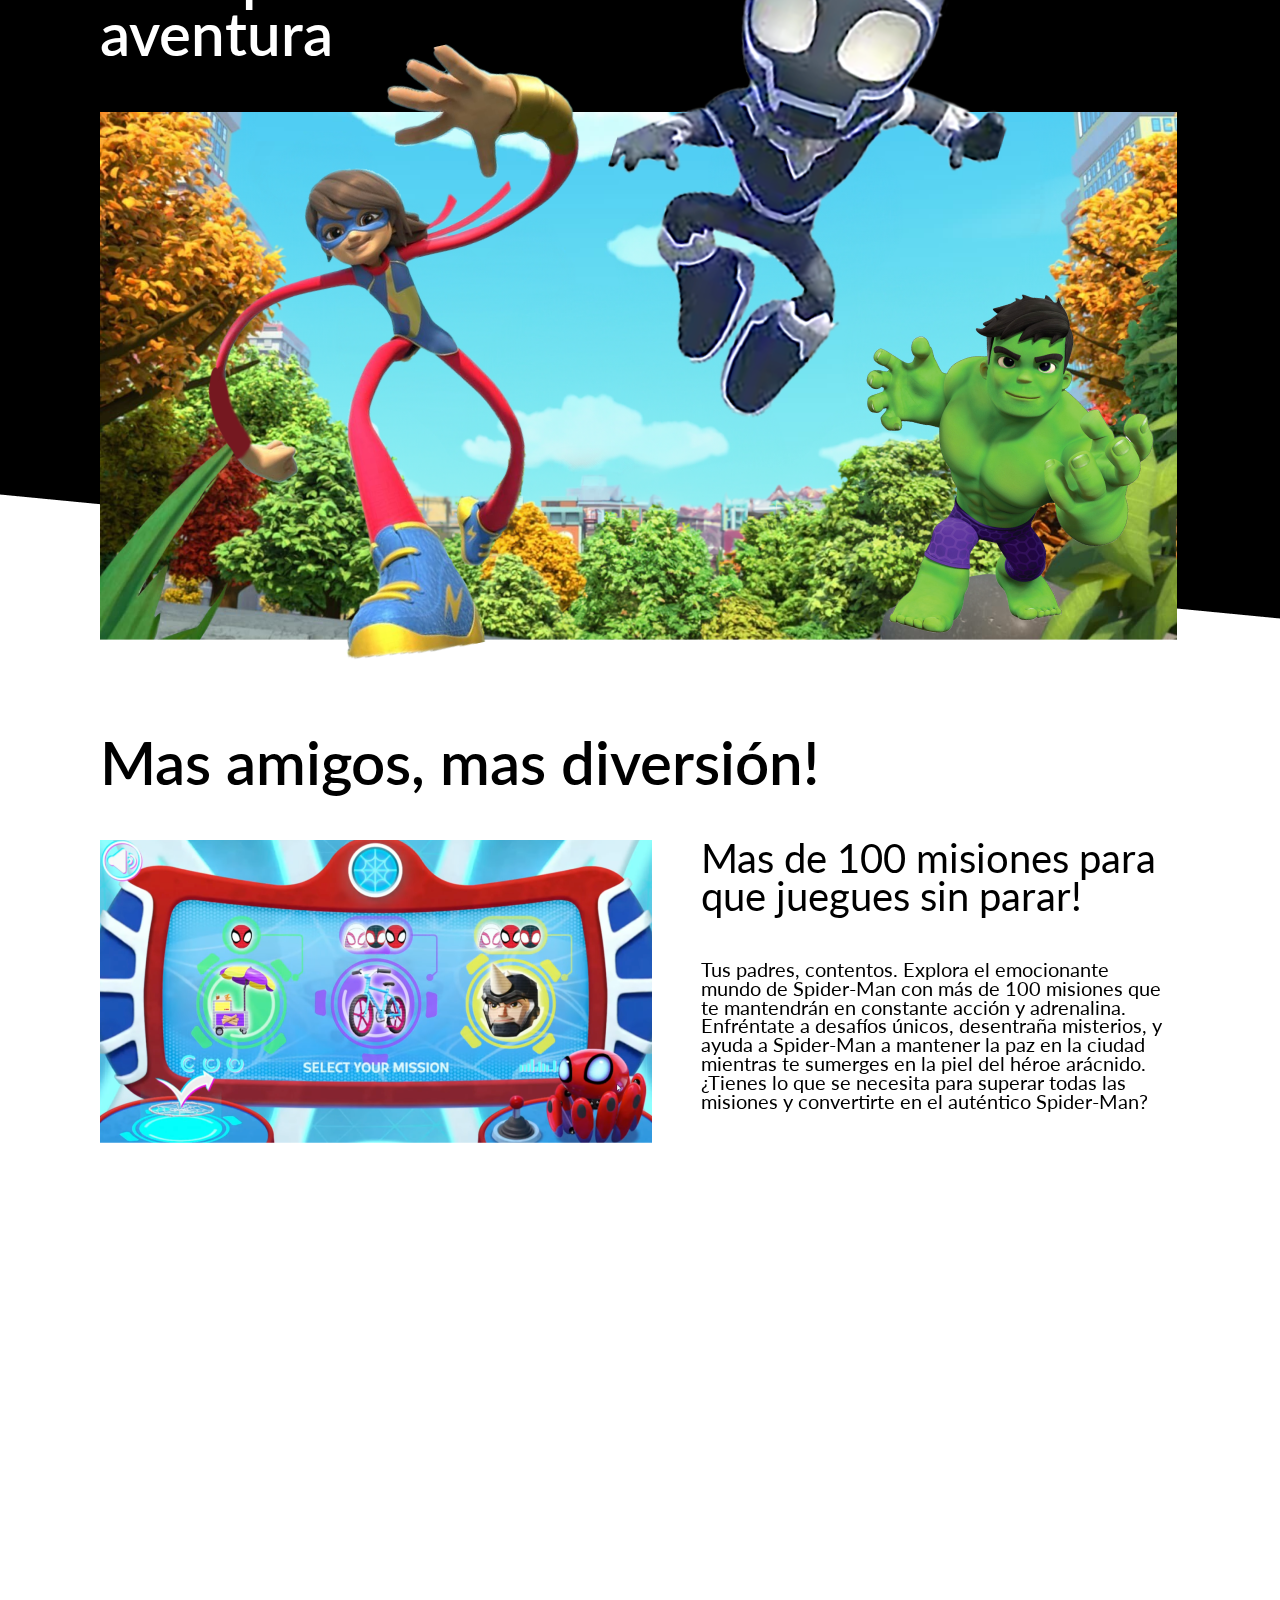
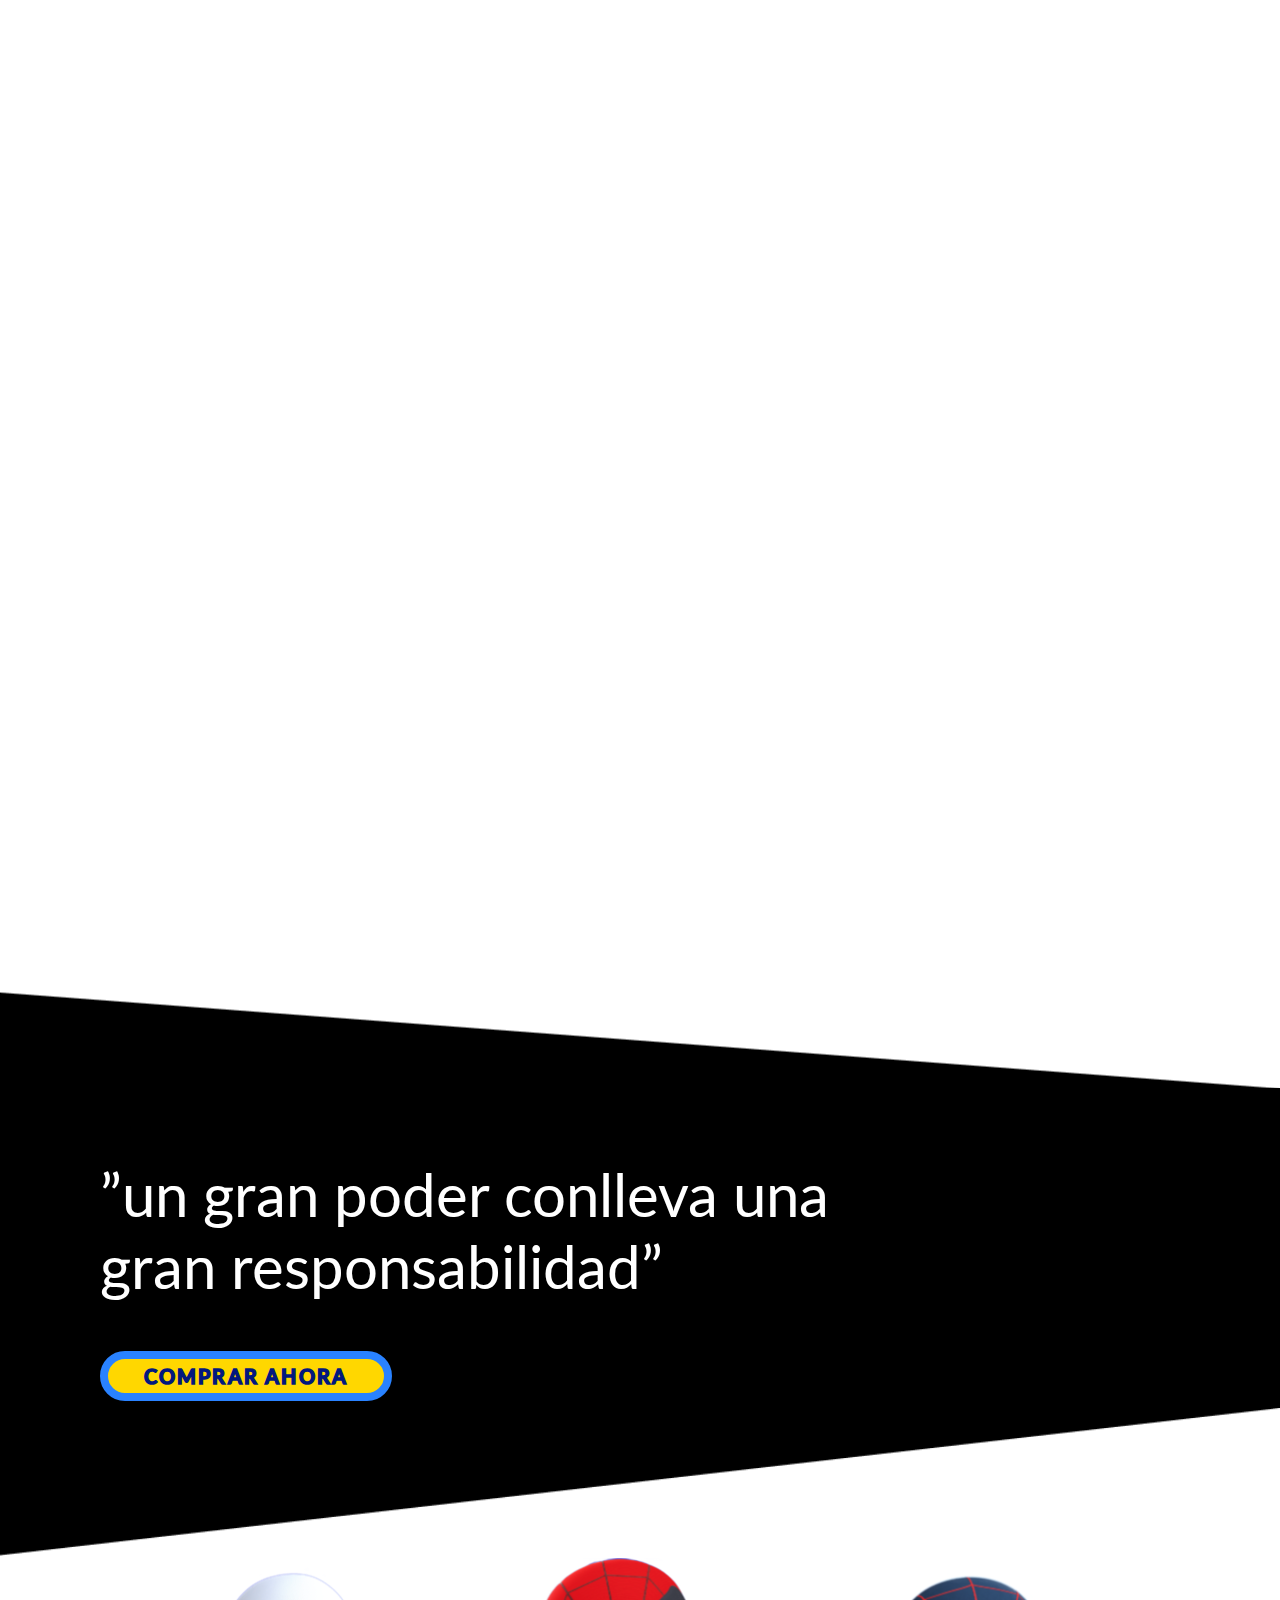
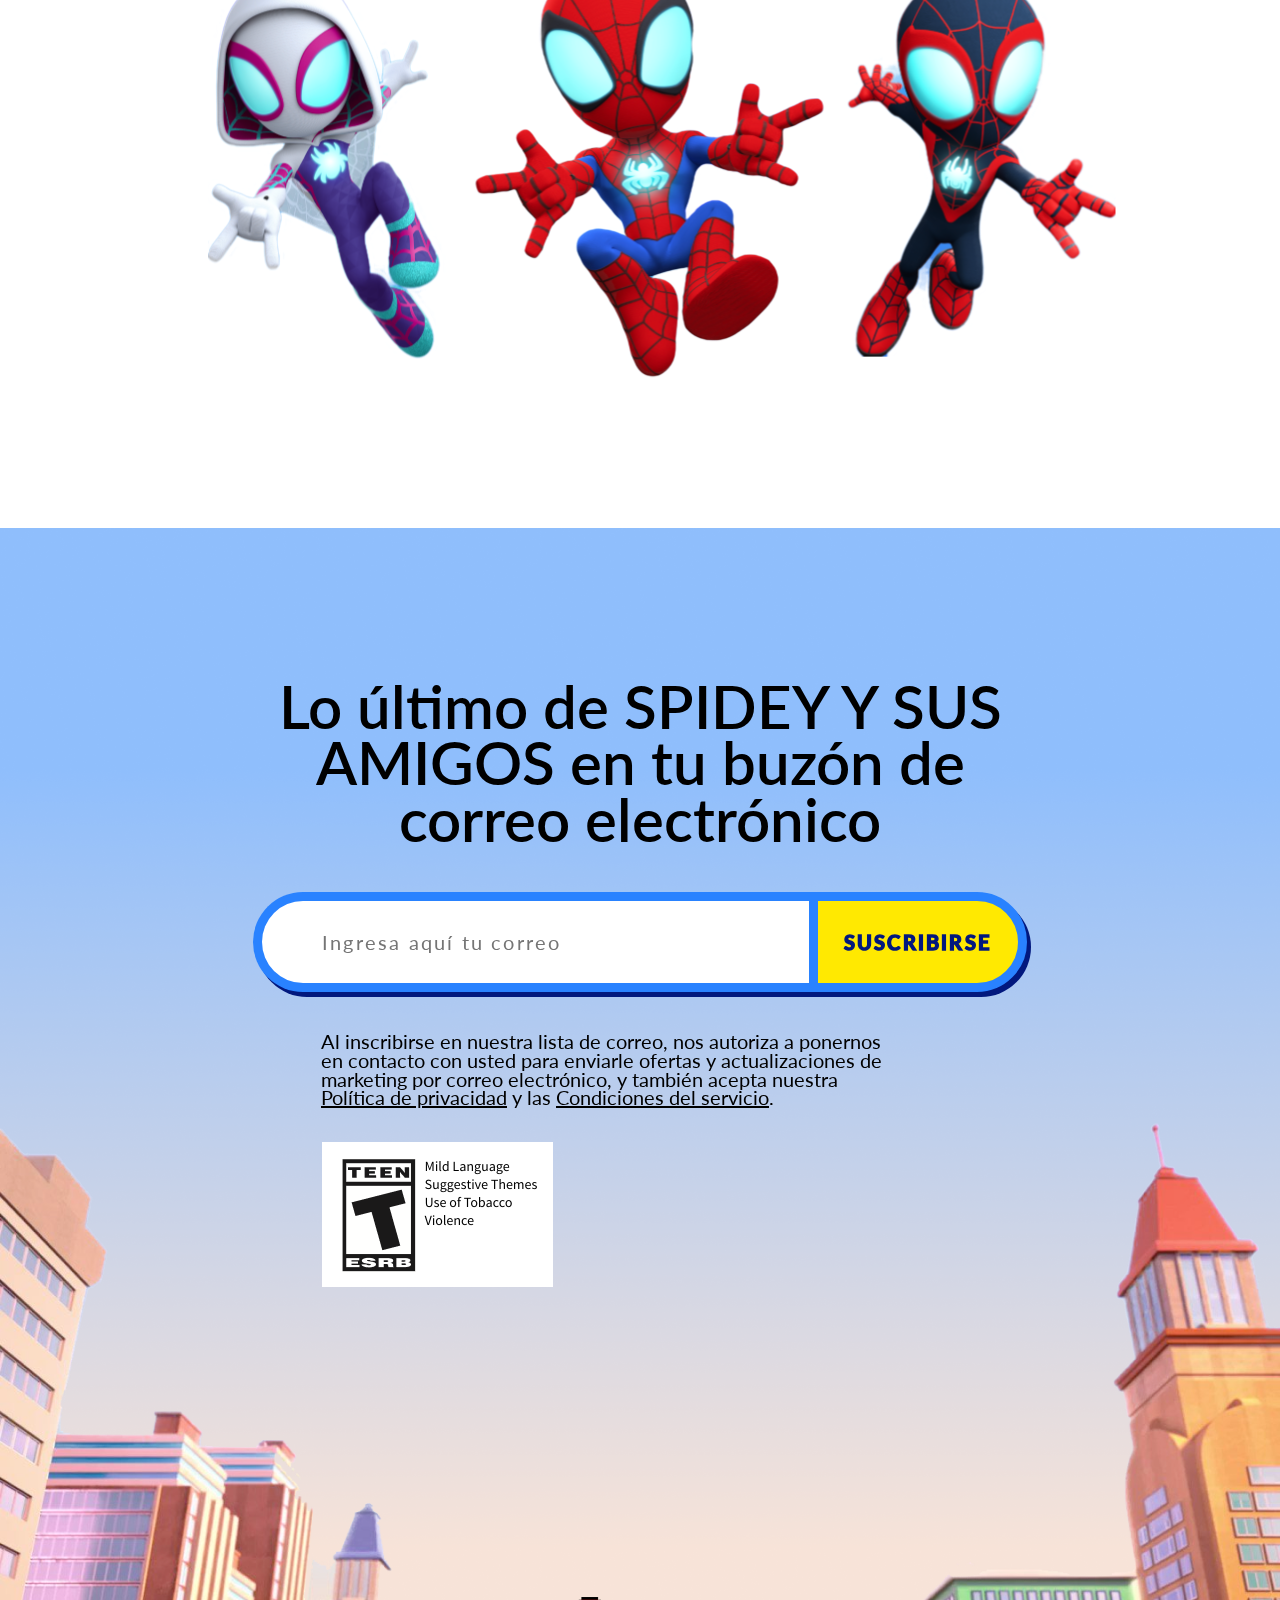
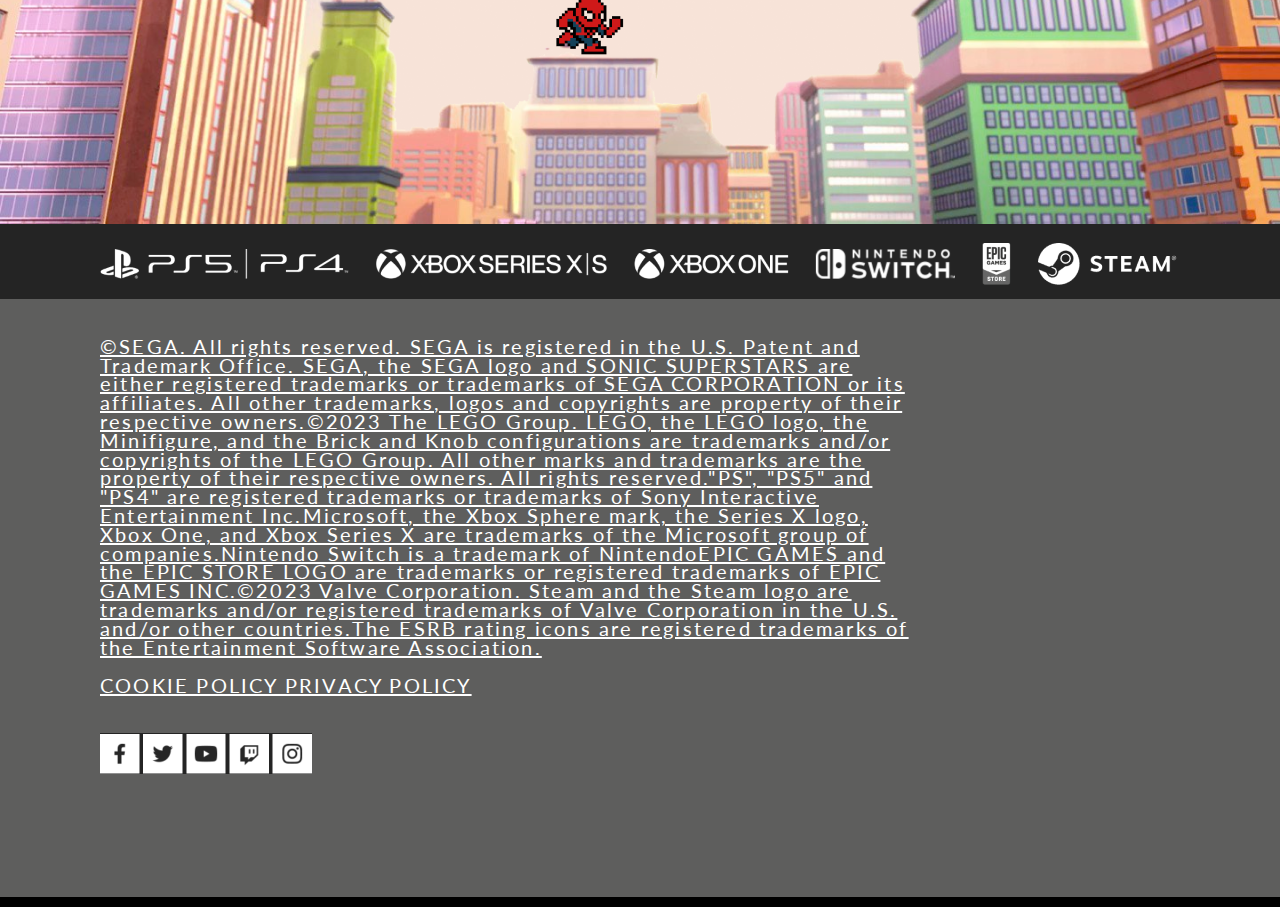
<file: TP4/home.html>
<!DOCTYPE html>
<html lang="en">

<head>
    <meta charset="UTF-8">
    <meta name="viewport" content="width=device-width, initial-scale=1.0">
    <link
        href="https://fonts.googleapis.com/css2?family=Lato:ital,wght@0,400;1,100&family=Roboto:ital,wght@0,300;1,400&display=swap"
        rel="stylesheet">

    <link rel="stylesheet" href="./css/style.css">
    <title>Spidey y sus sorprendentes amigos</title>
</head>

<body>
    <header>
        <div class="container1080">
            <div class="menu-hamb">
                <img src="./img/menu-hamb.png" alt="Menú" id="burguer">
                <div class="desplegable desplegar" id="menu-oculto">
                    <ul>
                        <li class="hidden"><img src="./img/header/home.png" alt="icon">
                            <p>Inicio</p>
                        </li>                        
                        <li class="hidden"><img src="./img/header/game.png" alt="icon">
                            <p>Juegos</p>
                        </li>
                        <li class="hidden"><img src="./img/header/dispositivos.png" alt="icon">
                            <p>Dispositivos</p>
                        </li>
                        <li class="hidden"><img src="./img/header/community.png" alt="">
                            <p>Comunidad</p>
                        </li>
                        <li class="hidden"><img src="./img/header/support.png" alt="">
                            <p>Soporte Tecnico</p>
                        </li>
                    </ul>
                </div>
            </div>
            <div class="mini-logo" id="title-logo">
                <img src="./img/header/logo.png" alt="logo">
            </div>
            
            <div>
                <button class="buy-button txt-btn">COMPRAR</button>
            </div>
        </div>
    </header>


    <section class="section1">
        <img class="fondo" src="./img/seccion1/fondo1.png" alt="fondo">
        <img class="title" src="./img/seccion1/tituloPrincipal.png" alt="titulo" id="title">
        <img class="edif-der" src="./img/seccion1/edificio1.png" alt="edificio" id="edifDer">
        <img class="edif-frente" src="./img/seccion1/edificio2.png" alt="edificio" id="edifFrente">
        <img class="edif-izq" src="./img/seccion1/edificio3.png" alt="edificio" id="edifIzq">


        <!-- <img class="building1" src="./img/edificio1.png" alt="">
        <img class="building2" src="./img/edificio2.png" alt="">
         <img class="building3" src="./img/edificio3.png" alt=""> -->

        <div class="container1080">
            <img class="character1" src="./img/seccion1/gwen1.png" alt="" id="character1">
            <img class="character2" src="./img/seccion1/spidey1.png" alt="" id="character2">
            <img class="character3" src="./img/seccion1/miles1.png" alt="" id="character3">
            <img class="web1" src="./img/seccion1/telaraña1.png" alt="" id="web1">
            <img class="web2" src="./img/seccion1/telaraña2.png" alt="" id="web2">
        </div>
    </section>

    <section class="section2">
        <div class="container1080">
            <div class="content">
                <h1>Conoce a Spidey y sus sorprendentes amigos</h1>
                <p>Spidey, nuestro lanzador de telarañas favorito se une a Ghost-Spider (Gwen Stacey) y
                    Miles Morales para formar el equipo de Spidey, con la ayuda del cómico pero leal robot de
                    Spidey, TRACE-E. Si Spidey se encuentra en una situación difícil donde necesita aún más
                    poder de superhéroe, tengan la seguridad de que un amigo de los Vengadores correrá para ayudar.
                </p>
            </div>
            <div class="parallax-seccion2">
                <img class="juego-seccion2" src="./img/seccion2/image16.png" alt="">
            </div>
            <div class="parallax-seccion2" id="duende">
                <img class="duendeVerde" src="./img/seccion2/duendeVerde.png" alt="">
            </div>
        </div>
    </section>

    <section class="section3 container1080">
        <div class="container3" id="container">
            <div class="img-container">
                <img src="./img/seccion3/image13.png" alt="">
                <p>Peter Parker, un joven huérfano neoyorquino que adquiere superpoderes después de ser mordido por
                    una araña radiactiva, y cuya ideología como héroe se ve reflejada primordialmente en la expresión
                    ”un gran poder conlleva una gran responsabilidad”.</p>
            </div>
            <div class="img-container">
                <img src="./img/seccion3/image8.png" alt="">
                <p>Tras la muerte de Peter Parker, es quien toma la identidad de
                    Spider-Man.
                    La elección del presidente Barack Obama en enero de 2009, fue una fuente de inspiración para el
                    cambio de etnicidad de Spider-Man.</p>
            </div>
            <div class="img-container">
                <img src="./img/seccion3/image24.png" alt="">
                <p>El personaje es una variante de El Hombre Araña, una versión de universo alternativo de Gwen
                    Stacy. Ella reside en la "Tierra-65", donde, en lugar de Peter Benjamin Parker, Gwen Stacy fue
                    mordida por la Araña Radiactiva</p>
            </div>
        </div>
    </section>

    <section class="section4">
        <div class="container1080">
            <div class="img1" id="image1">
                <img src="./img/seccion4/test1.png" alt="" class="rotate">
            </div>
            <div class="img2" id="image2">
                <img src="./img/seccion4/test2.png" alt="" class="rotate">
            </div>
            <div class="img3" id="image3">
                <img src="./img/seccion4/test3.png" alt="" class="rotate">
            </div>
        </div>
    </section>

    <section class="section5">
        <div class="container1080">
            <h1>Los vengadores acompañando tu aventura</h1>
            <div class="parallax-seccion5">
                <img class="grupo-fondo" src="./img/seccion5/Group-fondo.png" alt="">
                <!-- <img class="cielo" src="./img/seccion5/cielo.png" alt="">
                <img class="small-plants" src="./img/seccion5/small-plants.png" alt="">
                <img class="big-plants" src="./img/seccion5/big-plants.png" alt=""> -->
                <img class="msMarvel" src="./img/seccion5/msMarvel.png" alt="">
                <img class="hulk" src="./img/seccion5/hulk.png" alt="">
                <img class="blackPanter" src="./img/seccion5/blackPanter.png" alt="">
            </div>
        </div>
    </section>

    <section class="section6">
        <div class="container1080 centerS6">
            <h1>Mas amigos, mas diversión!</h1>
            <div class="row-s6">
                <div class="col-img">
                    <div class="col-img2">
                        <div class="img-sec6 show-img" id="img-sec6-1">
                            <img src="./img/seccion6/seccion6-1.png" id="imagen1" alt="">
                        </div>
                        <div class="img-sec6" id="img-sec6-2">
                            <img src="./img/seccion6/seccion6-2.png" id="imagen2" alt="">
                        </div>
                        <div class="img-sec6" id="img-sec6-3">
                            <img src="./img/seccion6/seccion6-3.png" id="imagen3" alt="">
                        </div>
                        <div class="img-sec6" id="img-sec6-4">
                            <img src="./img/seccion6/seccion6-4.png" id="imagen4" alt="">
                        </div>
                    </div>
                </div>

                <div class="text-column">
                    <div id="txt-1" class="seccion6-txt show-txt">
                        <h3>Mas de 100 misiones para que juegues sin parar!</h3>
                        <p>Tus padres, contentos. Explora el emocionante mundo de Spider-Man con más de 100 misiones que
                            te
                            mantendrán en constante acción y adrenalina. Enfréntate a desafíos únicos, desentraña
                            misterios,
                            y ayuda a Spider-Man a mantener la paz en la ciudad mientras te sumerges en la piel del
                            héroe
                            arácnido. ¿Tienes lo que se necesita para superar todas las misiones y convertirte en el
                            auténtico Spider-Man?</p>
                    </div>
                    <div id="txt-2" class="seccion6-txt">
                        <h3>Escenas deslumbrantes que te sorprenderán</h3>
                        <p>Sumérgete en un universo de maravillas visuales con 'Spider-Man: [nombre del juego]'. Nuestro
                            juego te llevará a través de escenas deslumbrantes que te dejarán sin aliento. Desde los
                            rascacielos de Nueva York hasta los intrincados detalles de la vida de Peter Parker, cada
                            rincón
                            de este mundo te sorprenderá. Prepárate para una experiencia única que desafiará tus
                            expectativas y te transportará a un asombroso viaje con el Hombre Araña.</p>
                    </div>
                    <div id="txt-3" class="seccion6-txt">
                        <h3>Cada misión te dará puntos que no sirven para nada! </h3>
                        <p>Cada misión es una oportunidad para vivir la emocionante vida del Hombre Araña, y aunque los
                            puntos que ganarás no tengan un propósito específico, la verdadera recompensa está en la
                            diversión y la inmersión que experimentarás en cada desafío. No necesitas acumular puntos
                            para
                            sentirte como un auténtico superhéroe, ya que la adrenalina de salvar la ciudad y la emoción
                            de
                            las acrobacias en el aire son más que suficientes. ¡Así que prepárate para sumergirte en la
                            acción y la aventura, sin preocuparte por los puntos, y vive la experiencia definitiva de
                            Spider-Man!</p>
                    </div>
                    <div id="txt-4" class="seccion6-txt">
                        <h3>Derrota a los villanos y diviértete</h3>
                        <p>la diversión está asegurada mientras te enfrentas a los infames villanos de la ciudad de
                            Nueva
                            York. Enfréntate a desafíos épicos, combate a tus enemigos más temibles y disfruta de una
                            experiencia llena de acción y emoción. Cada encuentro con los villanos te sumergirá en una
                            batalla trepidante y te llevará más cerca de convertirte en el auténtico Hombre Araña. Así
                            que,
                            ¿estás listo para derrotar a los villanos y sumergirte en la aventura definitiva de
                            Spider-Man?"
                        </p>
                    </div>
                </div>
            </div>
        </div>
        </div>
    </section>

    <section class="mini-seccion-negra">
        <div class="container1080">
            <h1>”un gran poder conlleva una gran responsabilidad”</h1><br>
            <button class="txt-btn buy-button">COMPRAR AHORA</button>
        </div>
    </section>

    <section class="section7 comun" id="sect7">
        <div class="container1080">
            <img class="gwenStacy" src="./img/seccion7/gwen.png" alt="" id="gwenSpider">
            <img class="peterParker" src="./img/seccion7/spidey.png" alt="" id="parkerSpider">
            <img class="milesMorales" src="./img/seccion7/miles.png" alt="" id="milesSpider">
        </div>

        <div id="card-peterParker" class="card-seccion7">
            <img src="./img/seccion7/peterParkerpng.png" alt="cardParker">
            <img class="close" src="./img/seccion7/close.png" alt="close" id="closeParker">
            <div class="txt-card">
                <h2>Peter Parker</h2><br>
                <p>también conocido como Spider-Man, es un personaje de ficción de Marvel Comics. Los poderes de
                    Spider-Man
                    son el resultado de una picadura de araña radiactiva que le otorgó habilidades especiales. Sus
                    poderes
                    incluyen:
                <ol>
                    <li>
                        <p>Agilidad sobrehumana: Spider-Man tiene una agilidad extraordinaria que le permite moverse de
                            manera rápida y ágil, saltar grandes distancias y realizar acrobacias asombrosas.</p>
                    </li>
                    <li>
                        <p>Fuerza sobrehumana: Aunque no es tan fuerte como algunos de los superhéroes más poderosos de
                            Marvel, Spider-Man tiene una fuerza considerable que le permite levantar objetos pesados y
                            enfrentarse a enemigos formidables. </p>
                    </li>
                    <li>
                        <p>Sentido arácnido: Spider-Man tiene un sentido arácnido que le permite detectar el peligro
                            antes
                            de que ocurra. Puede reaccionar instintivamente a las amenazas, lo que lo hace
                            extremadamente
                            difícil de sorprender. </p>
                    </li>
                    <li>
                        <p>Trepar paredes: Spider-Man puede adherirse a las paredes y techos, lo que le permite moverse
                            de
                            manera vertical y colgarse boca abajo.</p>
                    </li>
                    <li>
                        <p>Disparadores de telaraña: Peter Parker ha creado lanzadores de telarañas especiales que le
                            permiten disparar y controlar telarañas. Utiliza estas telarañas para balancearse entre
                            edificios, atrapar a los villanos y crear redes para inmovilizar a los oponentes.</p><br>
                    </li>
                </ol>
                Estos son los poderes principales de Spider-Man en los cómics y en varias adaptaciones cinematográficas
                y
                televisivas. Cabe destacar que a lo largo de la historia de los cómics, Spider-Man ha adquirido o
                perdido
                temporalmente otros poderes y habilidades debido a diferentes tramas y eventos.</p>
            </div>
        </div>

        <div id="card-gwenStacy" class="card-seccion7">
            <img src="./img/seccion7/gwenStacypng.png" alt="cardGwen">
            <img class="close" src="./img/seccion7/close.png" alt="close" id="closeGwen">
            <div class="txt-card">
                <h2>Gwen Stacy</h2><br>
                <p>también conocida como Spider-Woman o Spider-Gwen, es un personaje de cómic de Marvel Comics que
                    proviene de una realidad alternativa en el multiverso de Spider-Man. Sus poderes son en gran medida
                    similares a los de otros Spider-Personajes, pero Gwen tiene algunas variaciones específicas. Los
                    poderes de Spider-Gwen incluyen:
                <ol>
                    <li>
                        <p>Agilidad sobrehumana: Gwen Stacy posee una agilidad extraordinaria que le permite moverse de manera rápida y realizar acrobacias impresionantes.</p>
                    </li>
                    <li>
                        <p>Fuerza sobrehumana: Al igual que otros Spider-Personajes, Gwen tiene una fuerza considerable que le permite levantar objetos pesados y luchar contra enemigos formidables. </p>
                    </li>
                    <li>
                        <p>Sentido arácnido: Spider-Gwen también posee el sentido arácnido, que le permite detectar el peligro antes de que ocurra, similar a Peter Parker y otros Spider-Men.</p>
                    </li>
                    <li>
                        <p>Trepar paredes: Al igual que otros Spider-Personajes, Gwen Stacy puede adherirse a las paredes y techos, lo que le permite moverse de manera vertical y colgarse boca abajo.</p>
                    </li>
                    <li>
                        <p>Disparadores de telaraña: Spider-Gwen utiliza lanzadores de telarañas para balancearse entre edificios, atrapar a los villanos y crear redes para inmovilizar a los oponentes.</p><br>
                    </li>
                </ol>
                <p>En resumen, Spider-Gwen posee habilidades arácnidas similares a las de otros personajes de Spider-Man, pero su traje y su identidad están diseñados de manera diferente, y proviene de una realidad alternativa donde Gwen Stacy adquiere los poderes de Spider-Man en lugar de Peter Parker. El personaje ha ganado popularidad en los cómics y se ha convertido en un ícono por derecho propio.</p>
            </div>
        </div>

        <div id="card-milesMorales" class="card-seccion7">
            <img src="./img/seccion7/milesMorales.png" alt="cardMiles">
            <img class="close" src="./img/seccion7/close.png" alt="close" id="closeMiles">
            <div class="txt-card">
                <h2>Miles Morales</h2><br>
                <p>Sus poderes son en gran medida similares a los de Peter Parker, el Spider-Man original, pero Miles tiene algunas diferencias notables. Los poderes de Miles Morales incluyen:
                <ol>
                    <li>
                        <p>Agilidad sobrehumana: Miles posee una agilidad extraordinaria que le permite moverse de manera rápida y realizar acrobacias impresionantes, al igual que Peter Parker.</p>
                    </li>
                    <li>
                        <p>Sentido arácnido: Al igual que Peter Parker, Miles Morales tiene un sentido arácnido que le permite detectar el peligro antes de que ocurra. Esto le proporciona una ventaja en la lucha contra los criminales. </p>
                    </li>
                    <li>
                        <p>Trepar paredes: Miles puede adherirse a las paredes y techos, lo que le permite moverse de manera vertical y colgarse boca abajo, al igual que otros Spider-Men.</p>
                    </li>
                    <li>
                        <p>Camuflaje arácnido: Una de las características distintivas de Miles Morales es su habilidad de camuflaje arácnido. Puede volverse completamente invisible para el ojo humano durante un corto período de tiempo. Esta habilidad le proporciona una ventaja estratégica en situaciones de combate y sigilo.</p>
                    </li>
                    <li>
                        <p>Descarga venenosa: En algunas versiones de los cómics y adaptaciones, Miles Morales también puede liberar una "descarga venenosa" que es una forma de energía bioeléctrica. Esta habilidad puede usarse en combate o para desactivar dispositivos electrónicos.</p><br>
                    </li>
                </ol>
                <p>
                    Estos son los poderes principales de Miles Morales en los cómics y en las adaptaciones cinematográficas y de videojuegos. El personaje de Miles Morales ha ganado popularidad y es conocido por su origen diverso y sus habilidades únicas en el universo de Spider-Man.</p>
            </div>
        </div>
    </section>

    <section class="section8">
        <img class="seccion8-edificios" src="./img/seccion8/s7-fondo2.png" alt="">
        <div class="container1080">
            <h1>Lo último de SPIDEY Y SUS AMIGOS en tu buzón de correo electrónico</h1>
            <div class="suscripcion">
                <input type="text" placeholder="Ingresa aquí tu correo">
                <button class="txt-btn buy-button">SUSCRIBIRSE</button>
            </div>
            <p>Al inscribirse en nuestra lista de correo, nos autoriza a ponernos en contacto con usted para enviarle
                ofertas y actualizaciones de marketing por correo electrónico, y también acepta nuestra <span>Política
                    de privacidad</span> y las <span>Condiciones del servicio</span>.</p>
            <div>
                <img class="teen" src="./img/seccion8/img-teen.png" alt="">
            </div>
            <div id="spider-sheet"></div>
        </div>
    </section>

    <footer>
        <div class="plataforms-container">
            <div class="plataforms">
                <img src="./img/footer/consolas.png" alt="consolas">
            </div>
        </div>
        <div class="information-container">
            <p class="font-footer">©SEGA. All rights reserved. SEGA is registered in the U.S. Patent and Trademark
                Office. SEGA, the SEGA logo and SONIC SUPERSTARS are either registered trademarks or trademarks of SEGA
                CORPORATION or its affiliates. All other trademarks, logos and copyrights are property of their
                respective owners.©2023 The LEGO Group. LEGO, the LEGO logo, the Minifigure, and the Brick and Knob
                configurations are trademarks and/or copyrights of the LEGO Group. All other marks and trademarks are
                the property of their respective owners. All rights reserved."PS", "PS5" and "PS4" are registered
                trademarks or trademarks of Sony Interactive Entertainment Inc.Microsoft, the Xbox Sphere mark, the
                Series X logo, Xbox One, and Xbox Series X are trademarks of the Microsoft group of companies.Nintendo
                Switch is a trademark of NintendoEPIC GAMES and the EPIC STORE LOGO are trademarks or registered
                trademarks of EPIC GAMES INC.©2023 Valve Corporation. Steam and the Steam logo are trademarks and/or
                registered trademarks of Valve Corporation in the U.S. and/or other countries.The ESRB rating icons are
                registered trademarks of the Entertainment Software Association.</p>
            <p class="font-footer cookies">COOKIE POLICY PRIVACY POLICY</p>
            <img src="./img/footer/redes.png" class="social">
        </div>
    </footer>

    <script src="./js/main.js"></script>
</body>

</html>
</file>
<file: TP2/css/style.css>
@import url('https://fonts.googleapis.com/css2?family=Lato:ital,wght@0,400;1,100&family=Roboto:ital,wght@0,300;1,400&display=swap');

/*fuente
font-family: 'Roboto', sans-serif;
font-family: 'Lato', sans-serif;*/
* {
    margin: 0;
    padding: 0;
    font-family: 'Roboto', sans-serif;
}

.desplegar {
    transform: translateY(-200%);
}

.opaci {
    opacity: 0.6;

}

.random {
    visibility: visible;
}

/* NAVBAR STYLE */

.navbar-content {
    position: fixed;
    z-index: 2;
    width: 100%;
    height: 63px;
    background-color: #1C1F3A;
    display: flex;
    flex-direction: row;
    justify-content: space-between;
}

.left-navbar {
    width: 15%;
    align-items: center;
    display: flex;
    position: relative;
}

.burger-img {
    cursor: pointer;
    margin-right: 40px;
    margin-left: 20px;
    padding-bottom: 5px;
    height: 30px;
}

.logo-img {
    height: 45px;
}

.nav-burger {
    width: 250px;
    background-color: #1C1F3A;
    position: absolute;
    top: 100%;
    z-index: 1;
    transition: 0.4s;
}

.nav-burger li {
    color: #FFF;
    font-size: 16px;
    font-style: normal;
    font-weight: 700;
    line-height: normal;
    letter-spacing: 0.07px;
    margin-bottom: 10px;
    margin-left: 40px;
    list-style: none;
    transition: all, 300ms;
    cursor: pointer;
}

.nav-burger li:hover {
    color: gray;
}

.main-nav-burger {
    padding-top: 32px;
    padding-bottom: 15px;
    width: auto;
    border-bottom: 1px solid #373952;
}

.second-main-burger {
    padding-top: 16px;
}

.center-navbar {
    width: 31%;
    align-items: center;
    display: flex;
}

.serch-content {
    background-color: #373952;
    width: 300px;
    height: 40px;
    border-radius: 20px;
}

.lens-img {
    margin-left: 250px;
}

.right-navbar {
    width: 11%;
    align-items: center;
    display: flex;
    position: relative;
}

.profile-main {
    width: 300px;
    height: 400px;
    padding-left: 20px;
    padding-top: 32px;
    background-color: #1C1F3A;
    position: absolute;
    top: 100%;
    right: 0%;
    z-index: 1;
    transition: 0.4s;
}

.container-img {
    border-bottom: 1px solid #373952;
    padding-bottom: 15px;
    padding-top: 5px;
}

.container-img ul li {
    list-style: none;
    margin-bottom: 10px;
    display: flex;
    align-items: center;
    color: #FFF;
}

.container-img ul li p {
    padding-left: 5px;
    cursor: pointer;
    transition: all, 300ms;
}

.container-img ul li p:hover {
    color: gray;
}

.container-img ul li img {
    padding-right: 15px;
    margin-top: 2px;
    color: #FFF;
}

.user-img {
    margin-left: 50px;
    margin-right: 20px;
    cursor: pointer;
}

/* HOME STYLE */

.background-main {
    background-color: #141520;
    height: auto;
    width: 100%;
    padding-bottom: 50px;
}

.game-content {
    width: 80%;
    padding-top: 120px;
    display: flex;
    padding-left: 15%;
    position: relative;
}

.game-frame {
    width: 100%;
    display: flex;
    flex-direction: column;
    position: relative;
}

.game-frame .container .btn-a {
    position: absolute;
    top: 50%;
    left: 33%;
}

.game-main {
    width: 90%;
}

.play {
    position: absolute;
    left: 40%;
    top: 55%;
    width: 185px;
    height: 59.954px;
    transform: rotate(-14.031deg);
    flex-shrink: 0;
    border-radius: 5px;
    border: #000;
    background-image: linear-gradient(180deg, #F51F1F 0%, #FF00B8 100%);
    font-size: 25px;
    font-weight: bold;
    cursor: pointer;
}

.section-card {
    padding-top: 60px;
    padding-left: 200px;
}

.font-h1 {
    color: #FFF;
    font-family: Open Sans;
    font-size: 22px;
    font-style: normal;
    font-weight: 400;
    line-height: normal;
}

.content-card {
    display: flex;
    flex-direction: row;
}

.card {
    width: 250px;
    height: 300px;
    background-color: #FFF;
    margin-right: 56px;
    margin-top: 21px;
    border-radius: 4px;
    box-shadow: 2px 2px 4px 2px #000;
}

.content-img-card:hover {
    transform: scale(1.1);
}

.card-free {
    position: relative;
}

.card-free svg {
    position: absolute;
    top: 17.2%;
    right: -9px;
}

.tag-free {
    width: auto;
    background-color: rgb(0, 255, 72);
    position: absolute;
    padding: 3px 20px;
    top: 0%;
    right: -4%;
    font-family: Lato;
    font-size: 16px;
    font-style: normal;
    font-weight: 400;
    line-height: normal;
    letter-spacing: 1.54px;
    box-shadow: 3px 3px 3px black;
}

.content-img-card {
    width: 219px;
    height: 144px;
    margin: 18px 15px 15px 16px;
    transition: all, 300ms;
}

.img-card {
    width: 100%;
    height: 100%;
}

.content-description {
    margin-top: 30px;
    margin-left: 16px;
}

.font-h2 {
    font-family: Open Sans;
    font-size: 22px;
    font-style: normal;
    font-weight: 400;
    line-height: normal;
    margin-bottom: 15px;
}

.font-h3 {
    font-family: Montserrat;
    font-size: 18px;
    font-style: normal;
    font-weight: 500;
    line-height: normal;
}

.content-play {
    width: 80%;
    height: 35px;
    display: flex;
    margin-left: 40px;
}

.content-play button {
    width: 30%;
    height: 35px;
    background-color: #151B4B;
    border-radius: 12px;
    border: solid 1px #000;
    margin: auto;
    cursor: pointer;
}

.content-play .free {
    margin-left: 115px;
}


.content-play span {
    color: #1E028F;
    text-align: center;
    text-shadow: 4px 4px 8px #9A85F1;
    font-family: Open Sans;
    font-size: 22px;
    font-style: normal;
    font-weight: 400;
    line-height: normal;
    margin-top: 5px;
    margin-left: 50px;
    margin-right: 10px;
}

.carousel-section {
    width: 75%;
    height: 400px;
}

.carousel {
    /* overflow-x: scroll; */
    white-space: nowrap;
    scroll-snap-type: x mandatory;
    width: 100%;

    position: relative;
    
}

.carousel-card {
    scroll-snap-align: start;
    display: inline-block;
    margin-bottom: 10px;
    
}

/* FOOTER STYLE */

.footer {
    width: 100%;
    height: 390px;
    background-color: #1C1F3A;
    box-shadow: 0px 25px 35px -15px rgba(15, 30, 82, 0.32);
}

.footer-content {
    display: flex;
    flex-direction: row;
    height: auto;
    padding-top: 76px;
    padding-right: 20px;
}

.footer-info {
    display: flex;
    height: auto;
    flex-direction: column;
}

.footer-info:nth-child(1) {
    padding-left: 57px;
}

.footer-info:nth-child(2) {
    padding-left: 52px;
    width: 273px;
}

.footer-info:nth-child(3) {
    padding-left: 53px;
}

.footer-info:nth-child(4) {
    padding-left: 90px;
    width: 20%;
}

.footer-info p {
    width: 385px;
}

.footer-info div p {
    font-family: Roboto, ;
    font-size: 16px;
    font-style: normal;
    font-weight: 400;
    line-height: normal;
}

.footer-info ul,
.footer-info p {
    color: #FFF;
    font-family: Roboto;
    font-size: 20px;
    font-style: normal;
    font-weight: 500;
    list-style: none;
}

.footer-info ul li {
    padding-bottom: 10px;
    text-align: left;
}

.footer-info ul li:first-child {
    background: linear-gradient(180deg, #F51F1F 0%, #FF00B8 100%);
    background-clip: text;
    -webkit-background-clip: text;
    -webkit-text-fill-color: transparent;
}

.subscription-footer {
    display: flex;
    flex-direction: row;
    height: auto;
    width: auto;
    justify-content: flex-start;
    padding-top: 19px;
}

.subscription-footer .subscription {
    background-color: #1C1F3A;
    width: 224px;
    height: 46px;
    border-radius: 5px;
    border: 2px solid var(--fuente-gris, #878A9E);
    margin-right: 10px;
}

.subscription::placeholder {
    color: #FFF;
    font-family: 'Roboto', sans-serif;
    font-size: 16px;
    font-style: normal;
    font-weight: 400;
    line-height: normal;
    padding-left: 14px;
}

.subscription-footer button {
    width: 150px;
    height: 51px;
    padding: 0 10px;
    border-radius: 5px;
    background-color: #FFF;
    color: #212233;
    border-color: #212233;
    font-family: Lato;
    font-size: 14px;
    font-style: normal;
    font-weight: 400;
    line-height: normal;
    letter-spacing: 3.5px;
    cursor: pointer;
    transition: all, 0.7s;
}

.subscription-footer button:hover {
    background-color: #5335CC;
    color: #FFF;
    border-color: #FFF;
}

.social-footer {
    padding-top: 22px;
    width: 100%;
}

.footer-info p {
    text-align: left;
}

.social-footer img {
    padding-right: 23px;
    padding-top: 14px;
}

.content-social {
    width: 280px;
}

.copyright {
    width: 100%;
    display: flex;
    justify-content: center;
    padding-top: 55px;
    background-color: #1C1F3A;
}

.copyright p {
    color: #FFF;
    font-family: 'Roboto', sans-serif;
    font-size: 14px;
    font-style: normal;
    font-weight: 400;
    line-height: normal;
    letter-spacing: 1.54px;
}

/* PAGINA DEL JUEGO */

.play-content {
    margin-left: 30px;
    padding: 10px 0 0px 0;
    padding-top: 70px;
}

.content-game {
    display: flex;
    flex-direction: row;
    position: relative;
}


.play-content aside {
    margin-left: 45px;
    width: 20%;
}

.play-content aside img {
    width: 100%;
    height: 80%;
}

.game {
    background-color: #000;
    width: 70%;
    height: 600px;
}

.breadcrumb {
    margin-bottom: 3px;
    color: #FFF;
    text-transform: uppercase;
    cursor: pointer;
}

.share {
    cursor: pointer;
}

.content-game aside img {
    height: 90%;
    margin-top: 20px;
}

.description-game-content {
    width: 68.5%;
    height: 468px;
    background-color: #212233;
    margin-left: 30px;
    padding-bottom: 35px;
    margin-top: 35px;
    height: auto;
}

.font-body {
    color: #FFF;
    font-size: 20px;
    font-style: normal;
    font-weight: 400;
    line-height: normal;
}

.information-game-content {
    display: flex;
    flex-direction: row;
    margin: 10px 33px;
    border-bottom: 2px solid #FFF;
    padding: 20px 0;
}

.information-game button {
    display: flex;
    flex-direction: row;
    justify-content: center;
    align-items: center;
    width: 141px;
    height: 38px;
    margin: 15px 0;
    border-radius: 15px;
    border: 1px solid #000;
    background-color: #878A;
    font-family: Lato;
    font-size: 14px;
    font-style: normal;
    font-weight: 400;
    line-height: normal;
    letter-spacing: 1.54px;
    color: #FFF;
}

.information-img {
    display: flex;
    flex-direction: column;
    align-items: flex-end;
    width: 65%;
    height: auto;
}

.information-img img{
    width: 400px;
    height: 190px;
    margin-bottom: 15px;
}

.color-font {
    color: #FFF;
}

.information {
    width: 400px;
}

.description-section {
    display: flex;
    flex-direction: row;
}

.banner-img {
    width: 20%;
    height: 450px;
}

.banner-img img {
    width: 100%;
    height: 100%;
    margin-left: 40px;
    margin-top: 45px;
}

.gameplay-content {
    margin: 0 33px;
}

.gameplay-content h2 {
    padding-bottom: 20px;
}

.comunity-section {
    display: flex;
    flex-direction: row;
}

.comunity-content {
    width: 68.5%;
    height: 585px;
    background-color: #212233;
    margin-left: 30px;
    display: flex;
    flex-direction: column;
    align-items: center;
    margin-top: 55px;
    padding-bottom: 45px;
}

.write-comment-content {
    width: 79%;
    height: 60px;
    display: flex;
    flex-direction: row;
    margin-top: 33px;
}

.write-comment {
    background-color: #D9D9D9;
    width: 630px;
    display: flex;
    flex-direction: column;
    justify-content: center;
}

.write-comment p {
    margin-left: 26px;
}

.send-comment {
    width: 150px;
    height: auto;
}

.send-comment button {
    width: 100%;
    height: 100%;
}

.font-button {
    color: #1C1F3A;
    font-family: Lato;
    font-size: 14px;
    font-style: normal;
    font-weight: 400;
    line-height: normal;
    letter-spacing: 3.5px;
}

.comment-content {
    width: 81%;
    height: 123px;
    border: 2px solid #878A9E;
    background: #141520;
    margin-top: 35px;
}

.info-comment {
    width: 100%;
    height: 32%;
    border-bottom: 2px solid #878A9E;
    display: flex;
    flex-direction: row;
    justify-content: space-between;
    align-items: center;
}

.user-info {
    display: flex;
    flex-direction: row;
    margin-left: 15px;
}

.user-name {
    margin: 5px 15px;
    color: #878A9E;
}

.comment {
    width: 100%;
    height: 68%;
    display: flex;
    align-items: center;
    padding-left: 45px;
}

.comment p {
    width: 80%;
    overflow-wrap: break-word;
    word-wrap: break-word;
}

.comunity-banner {
    width: 20%;
    height: 585px;
}

.comunity-banner img {
    width: 100%;
    height: 100%;
    margin-left: 45px;
    margin-top: 65px;
}

/**************************************************************/
/*====================== BOTON ANIMADO ======================*/
.container {
    display: flex;
    justify-content: space-around;
    align-items: center;
    flex-wrap: wrap;

}

.btn-a {
    position: absolute;
    font-weight: bold;
    border-radius: 15px;
    border: #000;
    width: 60px;
    height: 20px;
    padding: 20px 60px;
    display: flex;
    justify-content: center;
    align-items: center;
    background-color: rgba(0, 0, 0, 0.5);
    margin: 40px;
    transition: 1s;
    overflow: hidden;
    text-decoration: none;
}

.bta:hover {
    background: #ff22bb;
    box-shadow: 0 0 10px #ff22bb,
        0 0 30px #ff22bb,

}

.btn-a::before {
    content: "";
    position: absolute;
    width: 40px;
    height: 400%;
    background-color: #ff22bb;
    transition: 1s;
    animation: animate 2s linear infinite;
    animation-delay: calc(0.33s * 0);
}

.btn-a:hover::before {
    width: 120%;
}

@keyframes animate {
    0% {
        transform: rotate(0deg);
    }

    100% {
        transform: rotate(360deg);
    }
}

.btn-a::after {
    content: "";
    position: absolute;
    background-image: linear-gradient(180deg, #F51F1F 0%, #FF00B8 100%);
    inset: 4px;
    transition: 0.5s;
    border-radius: 15px;
}

.btn-a:hover::after {
    background-color: #ff22bb;
}

.btn-a span {
    position: relative;
    z-index: 1;
    font-size: 20px;
    color: #fff;
    opacity: 0.8;
    text-transform: uppercase;
    letter-spacing: 4px;
    transition: 0.5s;
}

.btn-a:hover span {
    opacity: 1;
    color: #0e1538;
}

/*********************MENU DEL JUEGO**************************/

/* Oculta los radio predeterminados */
input[type="radio"].player1, input[type="radio"].player2{
    display: none;
}

/* Estilo personalizado para las etiquetas de radio */
.radio-label1, .radio-label2 {
    display: inline-block;
    cursor: pointer;
    padding: 5px; /* Ajusta el espacio alrededor de la imagen según tus necesidades */
    
}
.radio-label1 img, .radio-label2 img {
    width: 60px; /* Ajusta el tamaño de las imágenes según tus preferencias */
    height: 60px;
    margin-right: 10px; /* Añade espacio entre la imagen y el texto */
}

/* Estilo para cuando el radio esté seleccionado */
input[type="radio"].player1:checked + label.radio-label1 img {
    opacity: 0.2; /* Reduce la opacidad de la imagen cuando está seleccionada */
    pointer-events: none; /* Deshabilita la interacción con la imagen */
}
/* Estilo para cuando el radio del player2 esté seleccionado */
input[type="radio"].player2:checked + label.radio-label2 img {
    opacity: 0.2; /* Reduce la opacidad de la imagen cuando está seleccionada */
    pointer-events: none; /* Deshabilita la interacción con la imagen */
}

.main-game{
    display: flex;
    justify-content: center;
    align-items: center;
    position:absolute;
    border: solid black 2px;
    border-radius: 15px;
    width: 900px;
    height: 500px;    
    left: 90px ;
    top:7%;
    background-color:#212233;
    z-index: 2;
    flex-direction: column;    
}
h1.font-body{
    font-size: 24px;
    margin-bottom: 15px;
}
.main-game p{
    align-items: center;
    font-size: 22px;
    color: #FFF;
    margin-bottom: 10px;
    text-align: center;
}
.main-game .configuration-game{
    width: 100%;
    height: 85%;
    display: flex;
    flex-direction: column;
    align-items: center;
}
.opcion{
    color: #fff;
    margin-right: 10px;
    margin-left: 10px;
}
.line-configuration{
    margin:auto;
    margin-top: 10px;
}

.time{
    width: 15%;
    height: 35px;
    margin-left: 48%;
    position: absolute;
    top:90%;
    right: 80%;
}

.number-timer{
    color:white;
    font-size: 35px;
    font-weight: bold;
    font-family: monospace;
    text-shadow: 6px 6px 6px #000;
}


/* Estilo para el botón "Jugar" */
button[type="submit"], #reiniciar-juego {
    background-color: #ff22bb; /* Cambia el color de fondo del botón */
    color: white;
    border: none;
    border-radius: 5px;
    padding: 10px 20px;
    font-size: 20px;
    cursor: pointer;
    margin-bottom: 10px; /* Añade espacio superior */
}

button[type="submit"]:hover {
    background-color: #8f2471; /* Cambia el color de fondo al pasar el cursor sobre el botón */
}

/*Estilo para el boton de reiniciar*/
#reiniciar-juego {
    position:absolute;
    background-color: #ff22bb; /* Cambia el color de fondo del botón */
    color: white;
    border: none;
    border-radius: 5px;
    padding: 10px 20px;
    font-size: 20px;
    cursor: pointer;
    margin-top: 5%;
    margin-left: 34%;
}

/*************************************************************/
@media (max-width: 700px) {

    .left-navbar {
        width: 28%;
    }

    .burger-img {
        margin-right: 15px;
        margin-left: 10px;
    }

    .center-navbar {
        width: 30%;
    }

    .serch-content {
        width: 100%;
    }

    .lens-img {
        margin-left: 70%;
    }

    .right-navbar {
        width: 18%;
        padding-right: 20px;
    }

    .img-right-navbar {
        display: flex;
        align-items: center;
    }

    .user-img {
        margin-left: 18px;
    }

    .nav-burger {
        width: 190px;
    }

    .profile-main {
        width: 190px;
    }

    .game-content {
        width: 80%;
        padding-left: 60px;
    }


    .game-content .game-frame img {
        width: 100%;
        margin: auto;
    }

    .game-frame .container .btn-a {
        position: absolute;
        top: 20%;
        left: 20%;
    }

    .btn-a {
        width: 5px;
        height: 5px;
    }

    .btn-a span {
        font-size: 15px;
    }

    .section-card {
        padding-left: 20%;
        padding-top: 40px;
    }

    .content-card {
        display: flex;
        flex-direction: column;     
    }

    .carousel-section {
        width: 72%;
    }

    .footer-content {
        padding-top: 40px;
        display: flex;
        flex-direction: column;
        justify-content: center;
    }

    .footer-info {
        width: 80%;
        margin-bottom: 20px;
    }

    .social-footer p {
        width: auto;
    }

    .footer-info:nth-child(4),
    .footer-info:nth-child(5) {
        padding-top: 10px;
        padding-left: 53px;
    }

    .footer {
        height: auto;
    }

    .footer-info ul,
    .footer-info p {
        font-size: 16px;
        width: auto;
    }

    .footer-info div p {
        font-size: 14px;
    }

    .subscription::placeholder {
        font-size: 14px;
    }

    .subscription-footer button {
        font-size: 12px;
    }

    .copyright {
        padding-top: 30px;
    }

    .copyright p {
        font-size: 12px;
    }

}

/*================= CARRUSEL =================*/

.slides {
    display: flex; 
    overflow-x: scroll;
    scroll-snap-type: x mandatory;
    scroll-behavior: smooth;
    -webkit-overflow-scrolling: touch;
    transition: all .5s ease;

    scroll-snap-align: start;
    transform: translateX(0px);
} 

.slides::-webkit-scrollbar {
    background-color: #1C1F3A;
    border: 2px;
    border-radius: 50px;
    height: 10px;
}

.slides::-webkit-scrollbar-thumb {
    background: #373952;
    border-radius: 50px;
}


.slider .btn-prev,
.slider .btn-next {
    position: absolute;
    width: 40px;
    height: 40px;
    background-color: rgb(224, 222, 222);
    top: 50%;
    transform: translateY(-50%);
    border-radius: 50%;
    border: 2px;
    box-shadow: 0 0 15px rgba(17, 17, 17, .15);
    cursor: pointer;
}

.slider .btn-prev {
    left: -15px;
}

.slider .btn-next {
    right: -15px;
}

.slider .btn-prev:after,
.slider .btn-next:after {
    content: "";
    position: absolute;
    width: 10px;
    height: 10px;
    border-top: 3px solid black;
    border-right: 3px solid black;
}

.slider .btn-prev:after {
    left: 40%;
    top: 50%;
    transform-origin: top right;
    transform: rotate(-135deg) translate(100%, -100%);
}

.slider .btn-next:after {    
    left: 60%;
    top: 50%;
    transform-origin: top right;
    transform: rotate(45deg) translate(-45%, 50%);
    
}
</file>
<file: TP4/css/loader.css>
#loading {
    background-color: transparent;
    position: fixed;
    top: 0;
    left: 0;
    width: 100%;
    height: 100%;
    z-index: 9999;
    display: flex;
    justify-content: center;
    align-items: center;
}

.loader-container {
    height: 6px;
    width: 600px;
    position: absolute;
    top: 50%;
    left: 50%;
    margin-top: -3px;
    margin-left: -300px;
    background-color: #FFD700;
    background-image: linear-gradient(180deg, #5499F8 0%, #5499F8 87.91%, rgba(84, 153, 248, 0) 100%);
    box-shadow: inset 0 -2px 2px rgba(0, 0, 0, .4);
    border-radius: 3px 0 0 3px;

    &:after {
        content: "";
        display: block;
        position: absolute;
        right: 0;
        top: 50%;
        width: 1em;
        height: 1em;
        border-radius: 50%;
        margin-top: -0.5em;
        margin-right: -1em;
        background-image: linear-gradient(top, rgb(0, 0, 0), rgb(33, 33, 33));
    }

    &.done:after {
        background: Red;
    }
}

.runner {
    content: "";
    position: absolute;
    right: 0;
    height: 100%;
    width: 0%;
    background-color: #FFD700;  
    background-image: linear-gradient(top, #5499F8, #FFD700);      
    animation: loader 5s linear;
}

.numeros {
    position: absolute;
    top: 0;
    right: 0;
    font-size: 2em;
    margin-top: .3em;
    color: rgb(5, 5, 5);
    animation: numeros 5s linear;
    text-shadow: 0 -1px 0 #333;

    &:after {
        content: "%";
    }
}

@keyframes loader {
    0% {
        width: 100%
    }

    100% {
        width: 0%;
    }
}

@keyframes numeros {
    0% {
        color: rgb(91, 216, 255);
    }

    100% {
        color: #ff0000;
    }

}
</file>
<file: TP2/css/reg-log.css>
@import url('https://fonts.googleapis.com/css2?family=Lato:ital,wght@0,400;1,100&family=Roboto:ital,wght@0,300;1,400&display=swap');
/*fuente
font-family: 'Roboto', sans-serif;
font-family: 'Lato', sans-serif;*/

/*=============Página Registro=============*/
* {
    margin: 0;
    padding: 0;
    box-sizing: border-box;
}
body.register_page {
    background-color: #373952;
    font-family: 'Roboto', sans-serif;
    color: #fff;
}

img.logo {
    margin-left: 20px;
    margin-top: 20px;
}

h1,h3 {
    margin: 0;
    padding: 0;
    text-align: center;
}

h1 {
    margin-top: -90px;
    font-size: 45px;
}

h3 {
    font-size: 30px;
    color: #10EE4E;
    margin-bottom: 20px;
}

.form-container {
    width: 500px;
    background-color: #1C1F3A;
    border-radius: 10px; 
    display: flex;
    flex-direction: column;
    align-items: center;
    padding: 20px;
    box-sizing: border-box;
    margin: 0 auto;
    border: solid 1px;
    justify-content: center;
}

.label {
    display: block;
    margin-bottom: 5px;
    font-size: 16px;    
}

.label span {
    color: red;
}

.input-form {
    padding: 10px;
    margin-bottom: 20px;
    color: #fff;
}

/*Estilos para el reCaptcha*/
.robot {
    display: flex;
    align-items: center;
    justify-content: space-around;
    background-color: #D9D9D9;
    height: 65px;
    border-radius: 5px;
    margin-top: 20px;
}

.tx-small {
    margin-left: 10px;
    size: smaller;
    color: black;
}

.robot .check {
    width: 70%;
    display: flex;
    justify-content: left;
    align-items: center;
}

/* Ajusta el tamaño del checkbox */
.check .input-check[type="checkbox"] {
    transform: scale(1.5); /* Cambia el valor para ajustar el tamaño del checkbox */
    margin-right: 5px; 
    width: 15px;    
}

.btn_form {
    background-color: #5335CC;
    color: #fff;
    width: 330px;
    height: 45px;
    border-radius: 15px;
    font-size: 20px;
    letter-spacing: 4px;
    font-family: 'Lato', sans-serif;
    border: #5335CC;
    cursor: pointer;
}

button.btn_form a{
    color: #fff;
    text-decoration: none;
}

.form-container .btn_form {
    margin-top: 20px;
}

.register {
    width: 300px;
    margin-top: 40px;
    display: flex;
    place-content: center;
    align-items: center;   
}

/*=============Página Login=============*/

.logo-login{
    display: flex;
    justify-content: center;
    align-items: center;
    margin-top: 20px;
    margin-bottom: 20px;
}

h3.txt-login {
    color: #fff
}
.btn-redes-login {
    display: flex;
    flex-direction: column;
    margin-top: 20px;
    margin-bottom: 20px;
}

.btn-dark {
    margin-bottom: 15px;
    display: flex;
    /* justify-content: space-evenly; */
    align-items: center;
    cursor: pointer;
}
.logo-button{    
    margin-right: 10px;
    margin-left: 20px;
}
.logo-button1{    
    margin-right: 10px;
    margin-left: 18px;
    margin-top: 5px;
}
.text-button p{
    color: #fff;
    font-size: 16px;
    letter-spacing: 1.54px;   
    margin-left: 50px;       
}

div.linea p.txt-small {
    color: #fff;
    margin-bottom: 30px;
}

.linea-efecto {
    display: inline-block;
    position: relative;
}

p.linea-efecto::after, p.linea-efecto::before{
    content: '';
    position: absolute;
    width: 140px;
    height: 2px;
    background-color: #fff;
    top: 0.6em;
}
p.linea-efecto::before{
    left: -160px;
}
p.linea-efecto::after{
    right: -160px;
}

.user_log{
    display: flex;
    align-items: left;
    justify-content: center;
    flex-direction: column;
}

.user_log .labelog{
    margin-bottom: 5px;
    font-size: 16px;        
}

.input-form, .btn-dark {
    width: 330px;
    height: 40px;
    background-color: #373952;
    border: 1px solid #373952;
    border-radius: 10px;
}

a#tx-ancor {
    margin-left: 5px;
    size: smaller;
    background: linear-gradient(180deg, #F51F1F 0%, #FF00B8 100%);
    background-clip: text;
    -webkit-background-clip: text;
    -webkit-text-fill-color: transparent;
}

/*=================== Boton animado ===================*/
.btn {
    background-color: transparent;
    border-radius:15px;
    border:transparent;
    width: 330px;
    height: 45px;    
    position: relative;
    margin: auto;    
    transition: all 0.2s ease;
    cursor: pointer;
    margin-top: 10px;
  }
  
  .btn:before {
    content: "";
    position: absolute;
    top: 0;
    left: 0;
    display: block;
    border-radius: 15px;
    background-color: #5335CC;
    width: 56px;
    height: 45px;
    transition: all 0.3s ease;
    text-align: center;
  }
  
  button.btn a {
    color:#fff;
    text-decoration:none;
    position: relative;
    font-family: 'Lato', sans-serif;
    font-size: 20px;
    /* line-height: 18px; */
    letter-spacing: 4px;
    /* text-transform: uppercase; */
    /* vertical-align: middle; */
  }
  
  button.btn svg {
    margin-bottom: 4px;
    top: 0;
    fill: none;
    stroke-linecap: round;
    stroke-linejoin: round;
    stroke: #fff ;
    stroke-width: 2;
    transform: translateX(-40px);
    transition: all 0.3s ease;
    margin-right:15px;
  }
  
  .btn:hover:before {
    width: 100%;
    background-color: #5335CC;
  }
  
  .btn:hover svg {
    transform: translateX(0);
  }
  
  .btn:active {
    transform: scale(0.96);
  }
</file>
<file: TP4/css/style.css>
@import url('https://fonts.googleapis.com/css2?family=Lato:ital,wght@0,400;1,100&family=Roboto:ital,wght@0,300;1,400&display=swap');

* {
    margin: 0;
    padding: 0;
    font-family: var(--font);
    box-sizing: border-box;
}

body {
    width: 100%;
    overflow-x: hidden;
    background-color: black;
}

/* Si necesitas que el cargador vaya más rápido o más lento, este es el lugar para cambiar. 
No olvidar actualizar 'time' en el javascript */
:root {
    --time: 5s;
    --font: 'Lato';
    --celeste: #5499F8;
    --amarillo: #FFD700;
    --violeta: #8F6AA6;
    --azul-oscuro: #02187E;
    /*letra boton y sombra */
}

@keyframes fadeIn{
    0%{
        opacity: 0;
        transform: translateY(150px);
    }
    100%{
        opacity: 1;
        transform: translateY(0px);
    }
}

.fade{
    animation: fadeIn 1s ease-out 0.1s forwards;
}

.fade:nth-child(1){
    animation-delay:0.1s;
}

.fade:nth-child(2){
    animation-delay: 0.3s;
}

.fade:nth-child(3){
    animation-delay: 0.5s;
}

header {
    height: 80px;
    z-index: 10;
    background: #5499F8;
    position:sticky;
    width: 100%;
    position: fixed;
}

header .container1080 {
    display: flex;
    align-items: center;
    justify-content: flex-end;
    padding-top: 10px;
}

header .container1080 button {
    width: 200px;
    height: 50px;
    margin-top: 15px;
}

/*========= BOTONES ========*/
.buy-button {    
    width: 292px;
    height: 50px;
    flex-shrink: 0;
    border-radius: 111px;
    border: 8px solid var(--2982-ff, #2982FF);
    background: var(--amarillo);
    box-shadow: 4px 5px 0px 0px var(--azul-oscuro);
    transition: transform 0.3s ease;
    box-shadow: 4px 5px 0px 0px transparent; /* Sombra inicial */
    transition: box-shadow 0.3s ease;
}
.buy-button:hover {
    box-shadow: 4px 5px 0px 0px var(--azul-oscuro);
    transform: scale(1.1); /* Aumenta el tamaño al pasar el mouse */
    
}


.txt-btn {
    color: var(--azul-oscuro);
    font-size: 20px;
    font-style: normal;
    font-weight: bold;
    line-height: 19px;
    letter-spacing: 2.2px;
    -webkit-text-stroke: 1.5px var(--azul-oscuro);
}

.mini-logo{
    width: 133px;
    height: 68px;
    margin:auto;
    opacity: 0;
}

.mini-logo img{
    width: 100%;
    height: 100%;
    margin-left: 50px;
}

.menu-hamb {
    position: absolute;
    top: 25px;
    left: 100px;
    cursor: pointer;
    width: 46px;
    height: 39px;
}

.menu-hamb img{
    width: 100%;
    height: 100%;
}

.desplegar {
    transform: translateX(-200%);
}

.desplegable{
    margin-left: -20px;
    width: 250px;
    height: 350px;
    padding-left: 25px;
    padding-top: 32px;
    background-color:transparent;
    z-index: 9999;
    position: relative;
    transition: 0.4s;
}
/**************/

.desplegable ul {
    list-style: none;
    padding: 0;
}

.desplegable li {
    display: flex;
    align-items: center;
    margin-bottom: 20px;
   
}

.desplegable li img {
    margin-right: 10px;
    width: 35px; /* Modifica el tamaño de los íconos */
    height: 35px; /* Modifica el tamaño de los íconos */
}

.desplegable li p {
    margin: 0;
   font-size: 20px;
    -webkit-text-stroke: 1px black; /* Borde de 1px de grosor en color negro */
    text-shadow: 0 0 1px black;  
    color: #FFD700;
} 

.desplegable ul li p:hover {
    color: var(--azul-oscuro);
}
.desplegable li:hover{
    color: var(--azul-oscuro);
}
.hidden {
    opacity: 0;
    transform: translateY(-20px);
    transition: opacity 0.3s ease, transform 0.3s ease;
   
}

.show {
    opacity: 1;
    transform: translateY(0);
}

/*MIRAR LO DEL TAMAÑO DE LA PANTALLA*/
.container1080 {
    width: 1080px;
    margin: auto;
}

/*========== PRIMER PARALLAX ===========*/
.section1 {
    display: flex;
    position: relative;
    width: 100%;
    height: 750px;
    background-repeat: no-repeat;
    background-size: cover;
    /* Ajuste para cubrir toda la pantalla */
    /* background-attachment: fixed;  Fija el fondo mientras se desplaza la página */
    margin-top: -10px;
    perspective-origin: 0 0;
}

.section1 .title {
    position: absolute;
    width: 590px;
    height: 301px;
    top: -48px;
    left: 25%;
    margin-top: 150px;

}


/*.section1 .edificios{
    position: absolute;
    left: -4%;
    z-index: 1;
}*/

.edif-der{
    position: absolute;
    z-index: 1;
    left: -10%;
    height: 780px;
}

.edif-frente{
    position: absolute;
    z-index: 1;
    bottom: -8%;
    right: 33%;
}

.edif-izq{
    position: absolute;
    z-index: 1;
    right: -8%;
}

.section1 .character1 {
    width: 360px;
    height: 444px;
    position: absolute;    /* Asegura que el posicionamiento sea absoluto */
    z-index: 1;
    bottom: 10px;
    top: 28%;    /* Ajusta según sea necesario para la posición vertical */
    left: 90px;     /* Coloca la imagen en el lado izquierdo del contenedor */
}

.section1 .character2 {
    width: 465px;
    height: 465px;
    position: absolute;    /* Asegura que el posicionamiento sea absoluto */
    z-index: 2;
    bottom: 10px;
    top: 38%;    /* Ajusta según sea necesario para la posición vertical */
    left: 32%;     /* Coloca la imagen en el lado izquierdo del contenedor */
}

.section1 .character3 {
    top: 34.5%;
    right: 14.5%;
    position: absolute;
    width: 393px;
    height: 393px;
    flex-shrink: 0;
    z-index: 2;
}

.section1 .web1 {
    position: absolute;
    z-index: 2;
    top: 34%;
    left: -14%;
    flex-shrink: 0;
}

.section1 .web2 {
    top: 40%;
    left: 77%;
    position: absolute;
    z-index: 2;
}


/*======== parallax 2 ========*/
.section2 {
    position: relative;
    z-index: 1;
    width: 100%;
    height: 924.5px;
    background-image: url(../img/seccion2/RectanglePurple.png);
    background-size: 100% 90%;
    background-repeat: no-repeat;
    margin-top: -65px;
}

.section2 .container1080 {
    position: relative;
}

.section2 .parallax-seccion2{
    position: relative;
}

.duendeVerde {
    position: absolute;
    right: -90px;
    top: 140px;
}

.juego-seccion2 {
    position: absolute;
    left: -10px;
    top: 520px;
}

.section2 .content {
    position: absolute;
    top: 190px;
    left: -20px;
    z-index: 3;
    padding: 20px;
    width: 646px;
    color: white; 
}

.section2 .content h1 {
    margin-bottom: 24px;
    font-size: 60px;
    font-style: normal;
    font-weight: 600;
    line-height: 94.5%;
}

.section2 .content p {
    font-size: 20px;
    font-style: normal;
    font-weight: 400;
    line-height: normal;
    width: 586px;
    height: 154px;
}

/*======== parallax 3 o Seccion 3 ========*/

.section3 {
    background-color: white;
    width: 100%;
    height: 1085px;
    margin-top: -246px;
    z-index: 1;
}

.container3 {
    margin-left: 100px;
    margin-right: 100px;
    padding-top: 390px;   
    display: flex;
    justify-content: space-between;
    opacity:0;
}

.container3 img {
    width: 30%;   
    max-height: auto;    
}
.container3 p {
    color: #000;
    font-family: Lato;
    font-size: 20px;
    font-style: normal;
    font-weight: 400;
    line-height: normal;
    width: 333px;
    height: 218px;

}
.img-container {
    flex: 1;    /* Distribuye el espacio de manera equitativa entre las imágenes */
    max-width: 30%;
    opacity:0;
}

.img-container img {
    width: 100%;
    height: auto;
    margin-bottom: 23px;
}

/*======== Seccion 4 ========*/

.section4{
    width: 100%;    
    height: 566px;
    background-image: url(../img/seccion4/fondoSec4.png);
    background-size: 100% 100%;
    background-repeat: no-repeat;
    margin-top: -70px;
}
.section4 .img1{
    position: absolute;
    width: 546.108px;
    height: 326.509px;
    flex-shrink: 0;
    margin-top: -160px;
    left: 45px;
}

.section4 .img2{
    width: 543.218px;
    height: 325.787px;
    flex-shrink: 0;
    position: absolute;
    left: 30px;
    margin-top: -20px;
}

.section4 .img3{
    width: 546.108px;
    height: 326.509px;
    position: absolute;
    left: 60px;
    margin-top: 169px;
}

.section4 img:hover{
    transform: rotateZ(16deg);
    transition: all 0.6s;
}

/*======== Seccion 5 ========*/

.section5{
    display: flex;
    justify-content: center;
    height: 816px;   
    margin-bottom: -57px;
}

.section5 .container1080 h1{
    width: 667px;
    color: #FFF;
    font-size: 60px;
    font-style: normal;
    font-weight: 600;
    line-height: 94.5%;
    margin-top: -250px;
    margin-bottom: 50px;
}

.parallax-seccion5{
    position: relative;
}

.parallax-seccion5 img {
    position: absolute;
}

/* .parallax-seccion5 .cielo{
    width: 1077.059px;
    height: 527.626px;
}

.parallax-seccion5 .small-plants{
    z-index: 1;
} */

.parallax-seccion5 .msMarvel{    
    left: 30px;
    top: -95px;    
}

.parallax-seccion5 .blackPanter{
    left: 455px;
    top: -250px;
    transform: rotate(4deg);
}

.section5 .hulk{
    right: -55px;
    margin-top: 110px;
}

/*======== Seccion 6 ========*/
.section6{
    background-image: url(../img/seccion7/Rectangle9.png);
    height: 2194.5px;
    margin-top: -50px;
    background-size: auto;
    background-repeat: no-repeat;
   
    margin-bottom: 70px;   
}
.centerS6 {
    height: 100%;
    display: flex;
    flex-direction: column;
    align-items: start;
    
}
.centerS6 h1{
    font-size: 60px;
    font-style: normal;
    font-weight: 600;
    line-height: 94.5%; /* 56.7px */
    padding-top: 240px;
}
.row-s6 {
    width: 100%;
    height: 1650px;
    display: flex;
    justify-content: space-between;
    margin-top: 50px;
}
.col-img {
    width: 552px;
    height: 1650px;
    /* background-color: #027e02; */
    display: flex;
    flex-direction: column;
    position: absolute;
}
.col-img2{
    width: 100%;
    height: 350px;
    position: sticky;
    display: flex;
    align-items: center;
    justify-content: center;
    top: 35%;
}
.img-sec6{
    position: absolute;
    width: 100%;
    height: 100%;
    opacity: 0;
    transition: all 0.2s ease-in;
}
.show-img{
    z-index: 1;
    opacity: 1;
}
.text-column{
    position: relative;
    left: 601px;
    width: 467px;
    height: auto;
    display: flex;
    flex-direction: column;
    gap: 100px;
    box-sizing: border-box;
}
.seccion6-txt{
    width: 100%;
    height: 350px;
    display: flex;
    flex-direction: column;
    gap: 25px; /*define la separación entre  los elementos uno debajo del otro.*/
    opacity: 0;
    transition: all 0.2s ease-in;
}
.show-txt{
    opacity: 1;
}
.seccion6-txt h3{
    font-size: 40px;
    font-style: normal;
    font-weight: 400;
    line-height: 94.5%; /* 37.8px */
    padding-bottom: 20px;
}
.seccion6-txt p{
    font-size: 20px;
    font-style: normal;
    font-weight: 400;
    line-height: 94.5%; /* 18.9px */
}
/*======== mini seccion negra========*/
.mini-seccion-negra h1{
    width: 816px;
    color: #FFF;
    font-size: 60px;
    font-style: normal;
    font-weight: 400;
    line-height: normal;
    padding-bottom: 30px;
}
.mini-seccion-negra{
    height: 250px;
}
/*======== Seccion 7 ========*/
.section7{
    height: 719.861px;
    padding-bottom: 67px;
    background-size: 100% 800px;
    background-repeat: no-repeat;
    position: relative;
}

.comun{
    background-image: url(../img/seccion7/Rectangle10.png);
}

.fondo-pink{
    background-image: url(../img/seccion7/Group-pink.png);
}

.fondo-blueDark{
    background-image: url(../img/seccion7/Component.png);
}

.fondo-blue{
    background-image: url(../img/seccion7/Group-blue.png);
    background-repeat: no-repeat;
    background-size: 100% 800px;
}

.section7 .container1080{
    position: relative;
}
.section7 .container1080 img{
    height: auto;
    margin-top: 150px;  
    position: absolute;  
}
.section7 .gwenStacy{
    margin-left: 10%;
    cursor: pointer;
}
.section7 .peterParker{
    margin-left: 30%;
    cursor: pointer;
}
.section7 .milesMorales{
 margin-left: 65%;
 cursor: pointer;
}
/*========= cards ==========*/
.card-seccion7{
    border: 1px white solid;
    width: 1280px;
    height: 832px;
    background-color: rgb(15, 15, 15);
    position: absolute;
    align-items: center;
    visibility: hidden;
    display: flex;
}

div.card-seccion7 .close{    
    position: absolute;
    cursor: pointer;
    width: 89px;
    height: 89px;
    left: 1080px;
    margin-top: -711px;
    right: 35px;
}
.card-seccion7 > img{
    width: 284px;
    height: 715px;
    margin-left: 60px;
    margin-right: 60px;
}

.txt-card{
    color: white;
    width: 724px;
    font-size: 20px;
    font-style: normal;
    font-weight: 400;
    line-height: normal;
}

.txt-card h2{
    font-size: 60px;
    font-style: normal;
    font-weight: 400;
    line-height: normal;
}
ol {
    margin-left: 20px; /* Ajusta el margen izquierdo de la lista */
    padding-left: 20px; /* Ajusta el relleno izquierdo de la lista */
}

/* Estilos para los elementos de lista */
li {
    margin-bottom: 10px; /* Espacio entre elementos de la lista */
}

/*======== Seccion 8 ========*/
.section8{
    background-image: url(../img/seccion8/s7-fondo.png);
    position: relative;
    height: 1296px;
}
.section8 .seccion8-edificios{
    position: absolute;
    bottom: 0;
    width: 100%;
}
.section8 h1{
    width: 816px;
    color: #000;
    text-align: center;
    font-family: Lato;
    font-size: 60px;
    font-style: normal;
    font-weight: 600;
    line-height: 94.5%; /* 56.7px */
    margin-top: 150px;
}
.suscripcion input{
    letter-spacing: 2.2px;
    padding-left: 60px;
    font-size: 20px;
    width: 562px;
    height: 100px;
    border-radius: 50px 0px 0px 50px;
    border-top: 9px solid #2982FF;
    border-bottom: 9px solid #2982FF;
    border-left: 9px solid #2982FF;
    background: #FFF;
    margin-right: -10px;

    /* Drop Shadow */
    box-shadow: 4px 5px 0px 0px #02187E;
}

.suscripcion button{
    width: 218px;
    height: 100px;
    border-radius: 0px 50px 50px 0px;
    border: 9px solid #2982FF;
    background: #FFE901;

    /* Drop Shadow */
    box-shadow: 4px 5px 0px 0px #02187E;
}
.section8 p{
    width: 578px;
    height: 95px;
    font-size: 20px;
    font-style: normal;
    font-weight: 400;
    line-height: 94.5%; /* 18.9px */
    margin-left: -60px;
}
.section8 p span{
    text-decoration-line: underline;
}
.suscripcion{
    margin-bottom: 40px; /*pongo espacio entre el input y el parrafo*/
}

.suscripcion input[type="text"],
.suscripcion button {
    display: flex;
    display: inline-block; /* Para que el input y el botón se muestren en la misma línea */
    vertical-align: middle; /* Alinear verticalmente al centro */
    margin-top: 45px;
    
}
.section8 .container1080{
    display: flex;
    justify-content: center;
    align-items: center;
    flex-direction: column;
}
.section8 .teen{
    width: 231px;
    height: 145px;
    margin-left: -318px;
    margin-top: 15px;
}
/************************/
/* Animación del personaje */
#spider-sheet {
    /* Tamaño de la viñeta individual */
    width:91px;
    height:71px;
    /* Cómo hay establecido un tamaño, centramos con margin:auto */
    margin-left:-82px;  
    /* Cargamos el sprite (el repeat-x se puede omitir, por defecto se repite) */
    background:url(../img/seccion8/Group15.png) repeat-x;
    /* Aplicamos la animación "walk": 0.8seg, 6 viñetas y repetimos infinitamente */
    animation:walk .5s steps(3) infinite;
    /* Posicionamos el personaje sobre el camino de madera */
    position:relative;
    bottom:-295px;    
  }
  
  /* Animación de personaje caminando: Simplemente mueve el sprite sheet hacia la izquierda, realizando el movimiento. */
  @keyframes walk {
    /* Partimos de la primera viñeta del sprite sheet */
    0% { background-position:0 }
    /* El tamaño total de ancho del sprite. Es negativo para que no "camine" hacia atrás */
    100% { background-position:-213px }
  }
/************************/
/*======FOOTER==========*/
footer{
    width: 100%;
    height: 673px;
    background-color: #5E5E5D;
}

.plataforms-container{
    width: 100%;
    height: 75px;
    background-color: #242424;
}

.plataforms{
    width: 1080px;
    height: 75px;
    margin: auto;
}

.plataforms img{
    width: 100%;
    height: 100%;
}

.information-container{
    width: 1080px;
    height: 361px;
    margin: auto;
    margin-top: 38px;
}

.information-container .font-footer{
    width: 820px;
    color: #FFF;
    font-family: Lato;
    font-size: 20px;
    font-style: normal;
    font-weight: 400;
    line-height: 94.5%;
    letter-spacing: 2.2px;
    text-decoration-line: underline;
}

.cookies{
    margin-top: 20px;
}

.social{
    margin-top: 38px;
}
</file>
